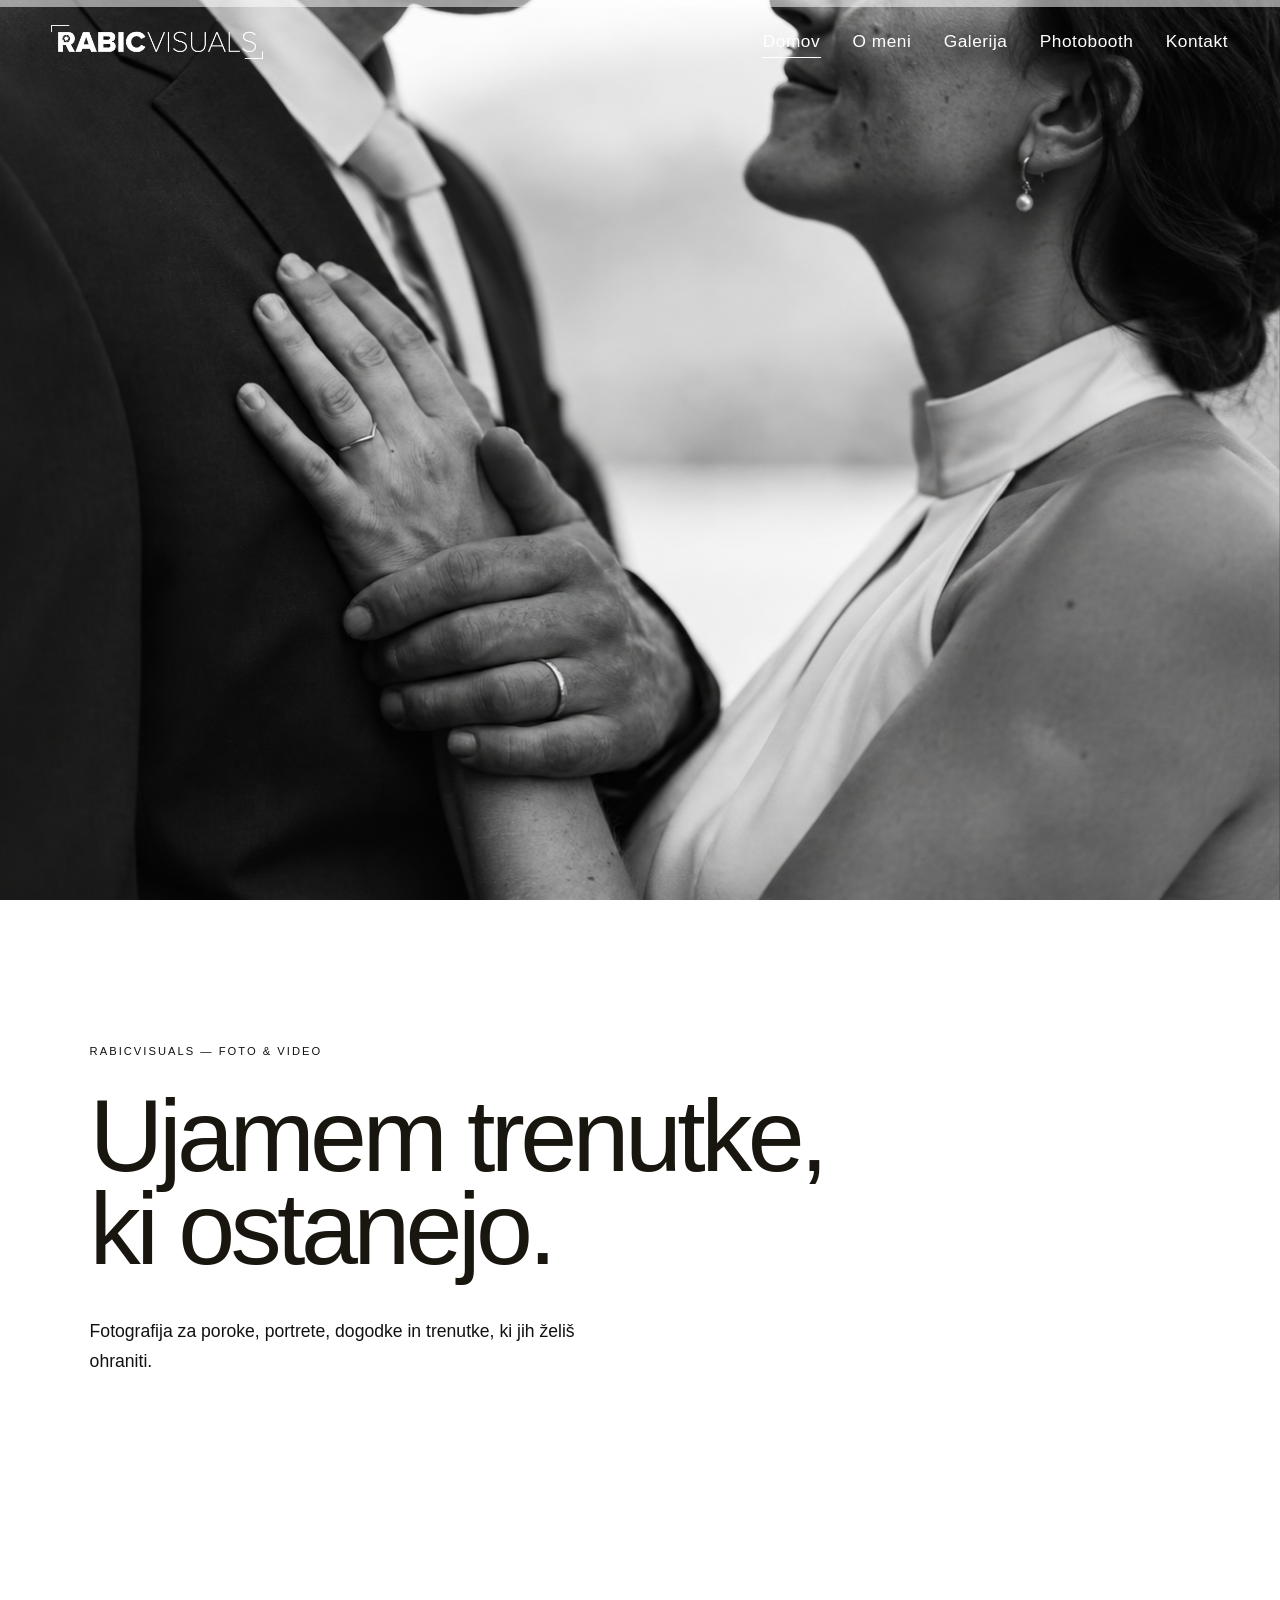
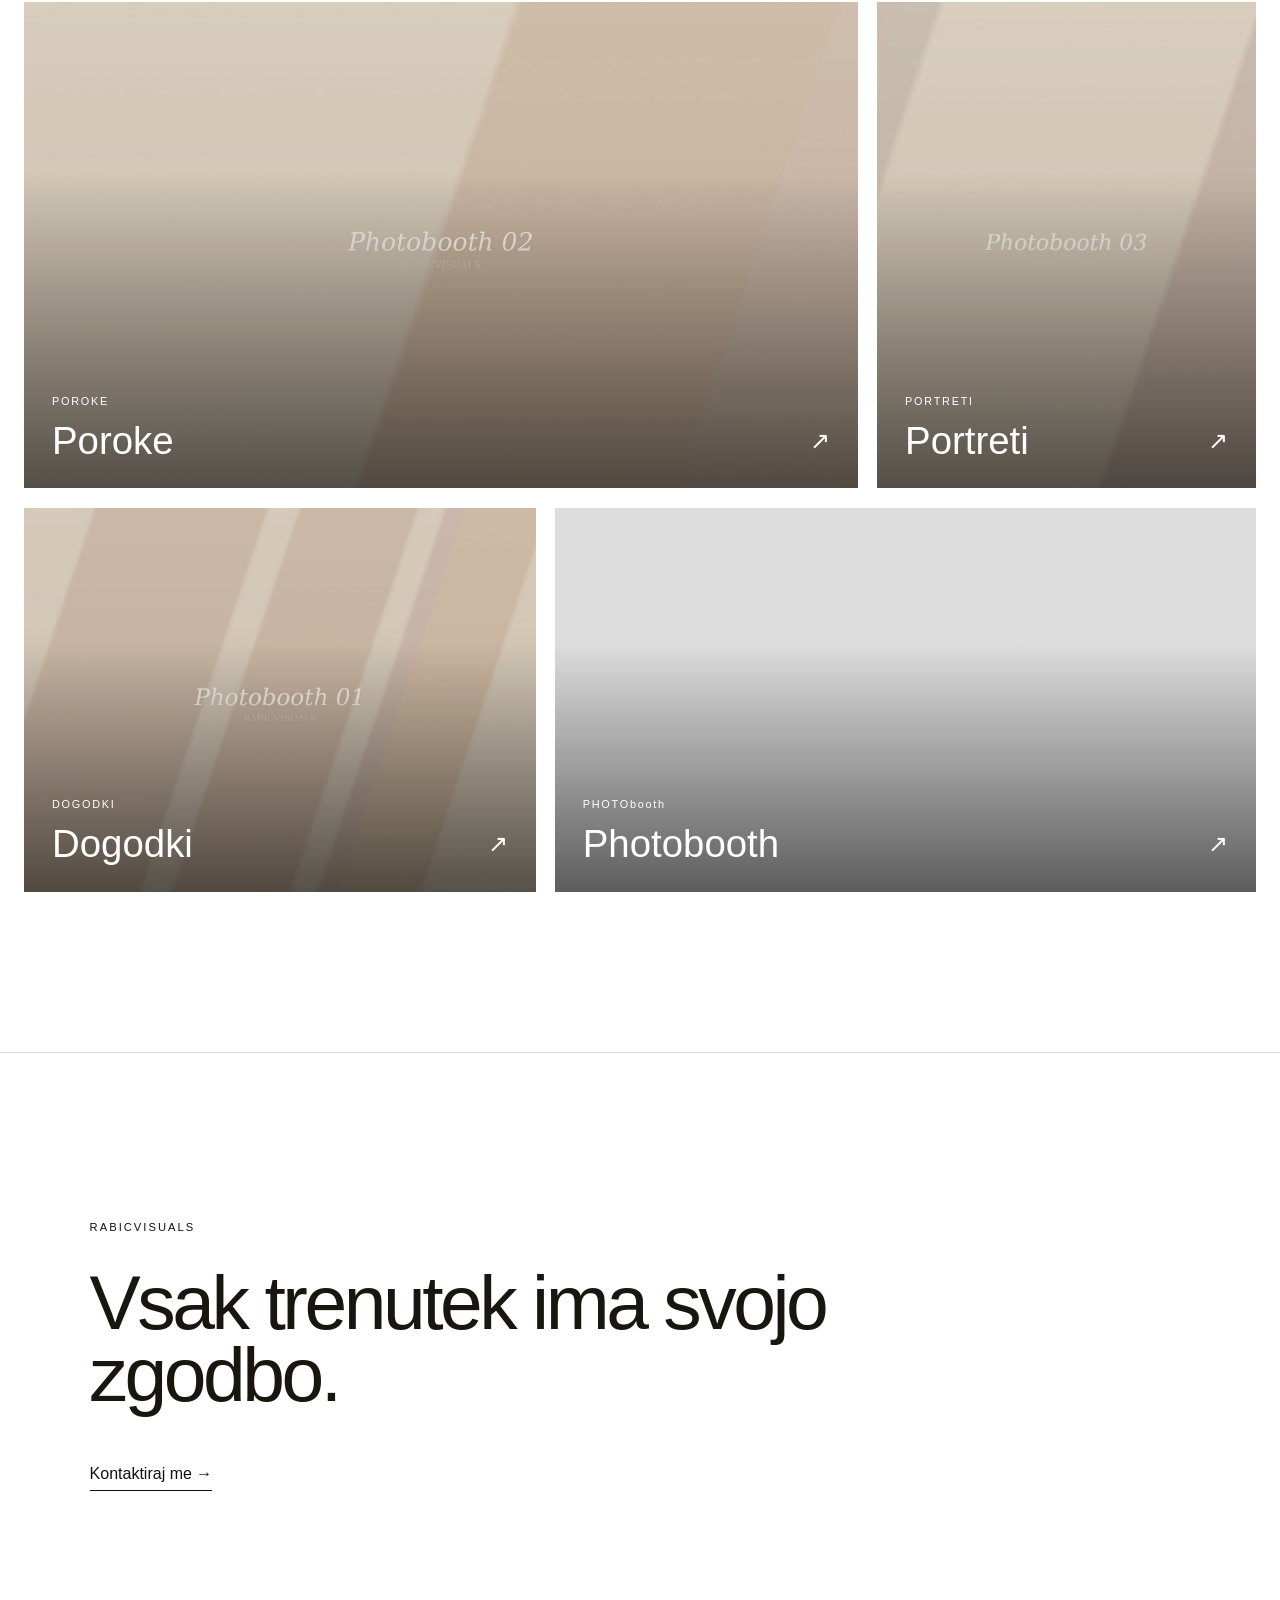
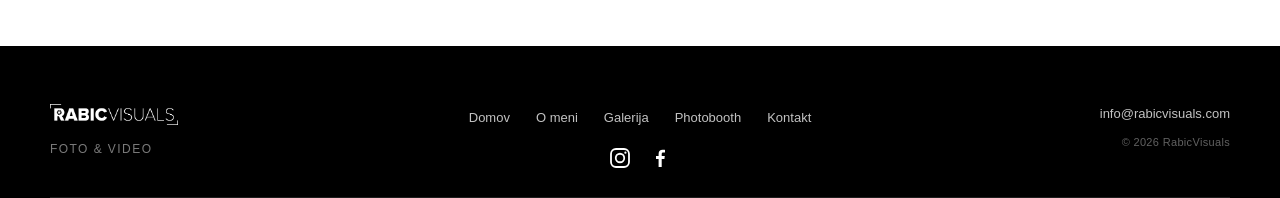
<file: index.html>
<!DOCTYPE html>
<html lang="sl">
<head>
  <meta charset="UTF-8">
  <meta name="viewport" content="width=device-width, initial-scale=1.0">
  <title>RabicVisuals - Foto&Video</title>
  <meta name="description" content="RabicVisuals je fotograf iz Slovenije, specializiran za poročno, portretno in event fotografijo ter photobooth najem. Pristne fotografije, ki ostanejo.">
  <link rel="canonical" href="https://www.rabicvisuals.com/index.html">

  <!-- Open Graph -->
  <meta property="og:type" content="website">
  <meta property="og:site_name" content="RabicVisuals">
  <meta property="og:title" content="RabicVisuals — Poročni in portretni fotograf, Slovenija">
  <meta property="og:description" content="RabicVisuals je fotograf iz Slovenije, specializiran za poročno, portretno in event fotografijo ter photobooth najem. Pristne fotografije, ki ostanejo.">
  <meta property="og:image" content="https://www.rabicvisuals.com/images/hero/hero-slide-01.png">
  <meta property="og:url" content="https://www.rabicvisuals.com/index.html">
  <meta property="og:locale" content="sl_SI">

  <!-- Twitter -->
  <meta name="twitter:card" content="summary_large_image">
  <meta name="twitter:title" content="RabicVisuals — Poročni in portretni fotograf, Slovenija">
  <meta name="twitter:description" content="RabicVisuals je fotograf iz Slovenije, specializiran za poročno, portretno in event fotografijo ter photobooth najem. Pristne fotografije, ki ostanejo.">
  <meta name="twitter:image" content="https://www.rabicvisuals.com/images/hero/hero-slide-01.png">

  <!-- Fonts -->
  <link rel="preconnect" href="https://fonts.googleapis.com">
  <link rel="preconnect" href="https://fonts.gstatic.com" crossorigin>
  <link href="https://fonts.googleapis.com/css2?family=Fraunces:ital,opsz,wght@0,9..144,400;0,9..144,500;1,9..144,400;1,9..144,500&family=Inter:wght@400;500;600&display=swap" rel="stylesheet">

  <link rel="stylesheet" href="css/style.css">

  <link rel="icon" type="image/png" sizes="32x32" href="favicon.png?v=7">
  <link rel="shortcut icon" href="favicon.ico?v=7">
  <link rel="apple-touch-icon" sizes="180x180" href="favicon-180.png?v=7">
</head>
<body class="home-page"><header class="site-header on-dark" id="site-header">
    <div class="container">
      <a href="index.html" class="brand"><img src="images/logo/rabicvisuals-logo-black.png" class="brand-logo" alt="RabicVisuals" width="1600" height="257"></a>
      <button class="nav-toggle" id="nav-toggle" aria-label="Odpri meni" aria-expanded="false" aria-controls="main-nav">
        <span></span><span></span><span></span>
      </button>
      <nav class="main-nav" id="main-nav" aria-label="Glavna navigacija">
<ul>
          <li><a href="index.html" aria-current="page">Domov</a></li>
          <li><a href="o-meni.html">O meni</a></li>
          <li><a href="galerija.html">Galerija</a></li>
          <li><a href="photobooth.html">Photobooth</a></li>
          <li><a href="kontakt.html">Kontakt</a></li>
        </ul>
      </nav>
    </div>
  </header><main class="rv-home">



<section class="rv-hero-carousel" aria-label="RabicVisuals galerija">
  <div class="rv-carousel-progress" aria-hidden="true"><span></span></div>
  <div class="rv-carousel-track">
    <div class="rv-carousel-slide is-active" style="background-image:url('images/hero/hero-slide-01.png')" data-header="dark"></div>
    <div class="rv-carousel-slide" style="background-image:url('images/hero/hero-slide-02.jpg')" data-header="dark"></div>
    <div class="rv-carousel-slide" style="background-image:url('images/hero/hero-slide-03.jpg')" data-header="light"></div>
    <div class="rv-carousel-slide" style="background-image:url('images/hero/hero-slide-04.jpg')" data-header="dark"></div>
    <div class="rv-carousel-slide" style="background-image:url('images/hero/hero-slide-05.jpg')" data-header="light"></div>
    <div class="rv-carousel-slide" style="background-image:url('images/hero/hero-slide-06.jpg')" data-header="light"></div>
  </div>
  <button class="rv-carousel-arrow rv-carousel-prev" type="button" aria-label="Prejšnja fotografija"><span aria-hidden="true">←</span></button>
  <button class="rv-carousel-arrow rv-carousel-next" type="button" aria-label="Naslednja fotografija"><span aria-hidden="true">→</span></button>
  <div class="rv-carousel-dots" role="tablist" aria-label="Izbira fotografije">
    <button class="rv-carousel-dot is-active" type="button" aria-label="Fotografija 1" aria-selected="true"></button>
    <button class="rv-carousel-dot" type="button" aria-label="Fotografija 2" aria-selected="false"></button>
    <button class="rv-carousel-dot" type="button" aria-label="Fotografija 3" aria-selected="false"></button>
    <button class="rv-carousel-dot" type="button" aria-label="Fotografija 4" aria-selected="false"></button>
    <button class="rv-carousel-dot" type="button" aria-label="Fotografija 5" aria-selected="false"></button>
    <button class="rv-carousel-dot" type="button" aria-label="Fotografija 6" aria-selected="false"></button>
  </div>
</section>


<section class="rv-intro"><small>RABICVISUALS — FOTO &amp; VIDEO</small><h1>Ujamem trenutke,<br><em>ki ostanejo.</em></h1><p>Fotografija za poroke, portrete, dogodke in trenutke, ki jih želiš ohraniti.</p></section><section class="rv-tile-grid"><a class="rv-tile rv-tile-1" href="galerija.html"><span class="rv-tile-image" style="background-image:url('images/photobooth/photobooth-02.jpg')"></span><span class="rv-tile-overlay"></span><span class="rv-tile-copy"><small>POROKE</small><strong>Poroke</strong><i>↗</i></span></a><a class="rv-tile rv-tile-2" href="galerija.html"><span class="rv-tile-image" style="background-image:url('images/photobooth/photobooth-03.jpg')"></span><span class="rv-tile-overlay"></span><span class="rv-tile-copy"><small>PORTRETI</small><strong>Portreti</strong><i>↗</i></span></a><a class="rv-tile rv-tile-3" href="galerija.html"><span class="rv-tile-image" style="background-image:url('images/photobooth/photobooth-01.jpg')"></span><span class="rv-tile-overlay"></span><span class="rv-tile-copy"><small>DOGODKI</small><strong>Dogodki</strong><i>↗</i></span></a><a class="rv-tile rv-tile-4" href="photobooth.html" aria-label="Photobooth">
        <span class="rv-tile-image rv-tile-image-empty"></span><span class="rv-tile-overlay"></span><span class="rv-tile-copy"><small>PHOTObooth</small><strong>Photobooth</strong><i>↗</i></span></a></section><section class="rv-closing"><small>RABICVISUALS</small><h2>Vsak trenutek ima svojo zgodbo.</h2><a href="kontakt.html">Kontaktiraj me →</a></section></main>
<script src="js/script.js"></script>




<footer class="rv-footer">
  <div class="rv-footer-inner">
    <div class="rv-footer-brand">
      <a href="index.html" class="rv-footer-logo-link rv-footer-logo-white" aria-label="RabicVisuals">
        <img src="images/logo/rabicvisuals-logo-black.png" class="rv-footer-logo" alt="RabicVisuals" width="1600" height="257">
      </a>
      <p>Foto &amp; Video</p>
    </div>

    <nav class="rv-footer-nav" aria-label="Noga">
      <a href="index.html">Domov</a>
      <a href="o-meni.html">O meni</a>
      <a href="galerija.html">Galerija</a>
      <a href="photobooth.html">Photobooth</a>
      <a href="kontakt.html">Kontakt</a>
    </nav>
<div class="footer-social-icons" aria-label="Družbena omrežja">
  <a href="https://instagram.com/rabicvisuals" target="_blank" rel="noopener noreferrer" aria-label="Instagram">
    <svg viewBox="0 0 24 24" aria-hidden="true">
      <rect x="3" y="3" width="18" height="18" rx="5"></rect>
      <circle cx="12" cy="12" r="4.25"></circle>
      <circle class="social-dot" cx="17.4" cy="6.7" r="1.1"></circle>
    </svg>
  </a>
  <a href="https://facebook.com/rabicd" target="_blank" rel="noopener noreferrer" aria-label="Facebook">
    <svg viewBox="0 0 24 24" aria-hidden="true">
      <path d="M13.7 21v-8h2.7l.4-3h-3.1V8.1c0-.9.3-1.5 1.6-1.5H17V3.9c-.3 0-1.3-.1-2.4-.1-2.4 0-4 1.4-4 4.1V10H8v3h2.6v8h3.1z"></path>
    </svg>
  </a>
</div>



    <div class="rv-footer-contact">
      <a href="mailto:info@rabicvisuals.com">info@rabicvisuals.com</a>
      <span>© 2026 RabicVisuals</span>
    </div>
  </div>
</footer>

<script>
document.addEventListener("DOMContentLoaded", () => {
  const hero = document.querySelector(".rv-hero-carousel");
  if (!hero) return;

  const header = document.querySelector(".site-header");
  const slides = Array.from(hero.querySelectorAll(".rv-carousel-slide"));
  const dots = Array.from(hero.querySelectorAll(".rv-carousel-dot"));
  const prev = hero.querySelector(".rv-carousel-prev");
  const next = hero.querySelector(".rv-carousel-next");
  const progress = hero.querySelector(".rv-carousel-progress span");

  if (!slides.length) return;

  const SLIDE_DURATION = 4000;
  let current = Math.max(0, slides.findIndex(slide => slide.classList.contains("is-active")));
  let timerId = null;
  let startedAt = 0;
  let remaining = SLIDE_DURATION;
  let paused = false;

  function restartProgress(duration = SLIDE_DURATION) {
    if (!progress) return;
    const fraction = Math.max(0, Math.min(1, 1 - (duration / SLIDE_DURATION)));
    progress.style.animation = "none";
    progress.style.width = `${fraction * 100}%`;
    void progress.offsetWidth;
    progress.style.animation = `rvProgressFour ${duration}ms linear forwards`;
    progress.style.animationPlayState = paused ? "paused" : "running";
  }

  function show(index) {
    current = (index + slides.length) % slides.length;

    slides.forEach((slide, i) => {
      slide.classList.toggle("is-active", i === current);
    });

    dots.forEach((dot, i) => {
      const active = i === current;
      dot.classList.toggle("is-active", active);
      dot.setAttribute("aria-selected", active ? "true" : "false");
    });

    remaining = SLIDE_DURATION;
    startedAt = performance.now();
    restartProgress(SLIDE_DURATION);
  }

  function schedule(duration = remaining) {
    clearTimeout(timerId);
    if (paused) return;

    remaining = duration;
    startedAt = performance.now();

    timerId = setTimeout(() => {
      show(current + 1);
      schedule(SLIDE_DURATION);
    }, remaining);
  }

  function pauseCarousel() {
    if (paused) return;
    paused = true;

    const elapsed = performance.now() - startedAt;
    remaining = Math.max(0, remaining - elapsed);
    clearTimeout(timerId);

    if (progress) {
      progress.style.animationPlayState = "paused";
    }

    slides.forEach(slide => {
      if (slide.classList.contains("is-active")) {
        slide.style.animationPlayState = "paused";
      }
    });
  }

  function resumeCarousel() {
    if (!paused) return;
    paused = false;

    if (progress) {
      progress.style.animationPlayState = "running";
    }

    slides.forEach(slide => {
      if (slide.classList.contains("is-active")) {
        slide.style.animationPlayState = "running";
      }
    });

    schedule(remaining);
  }

  function manualShow(index) {
    paused = false;
    show(index);
    schedule(SLIDE_DURATION);
  }

  prev?.addEventListener("click", () => manualShow(current - 1));
  next?.addEventListener("click", () => manualShow(current + 1));
  dots.forEach((dot, i) => dot.addEventListener("click", () => manualShow(i)));

  /* Pause only while the pointer is over the photo area.
     Moving onto the header resumes immediately, even though the header overlays the hero. */
  hero.addEventListener("mousemove", (event) => {
    const overHeader = header && event.target.closest(".site-header");
    if (overHeader) {
      resumeCarousel();
    } else {
      pauseCarousel();
    }
  });

  hero.addEventListener("mouseleave", () => {
    resumeCarousel();
  });

  if (header) {
    header.addEventListener("mouseenter", () => {
      resumeCarousel();
    });
  }

  /* Keep swipe support on touch devices. */
  let startX = 0;
  let startY = 0;

  hero.addEventListener("touchstart", (event) => {
    if (!event.touches?.length) return;
    startX = event.touches[0].clientX;
    startY = event.touches[0].clientY;
  }, { passive: true });

  hero.addEventListener("touchend", (event) => {
    if (!event.changedTouches?.length) return;
    const dx = event.changedTouches[0].clientX - startX;
    const dy = event.changedTouches[0].clientY - startY;

    if (Math.abs(dx) > 45 && Math.abs(dx) > Math.abs(dy) * 1.25) {
      manualShow(current + (dx < 0 ? 1 : -1));
    }
  }, { passive: true });

  show(current);
  schedule(SLIDE_DURATION);
});
</script>

</body>
</html>
</file>
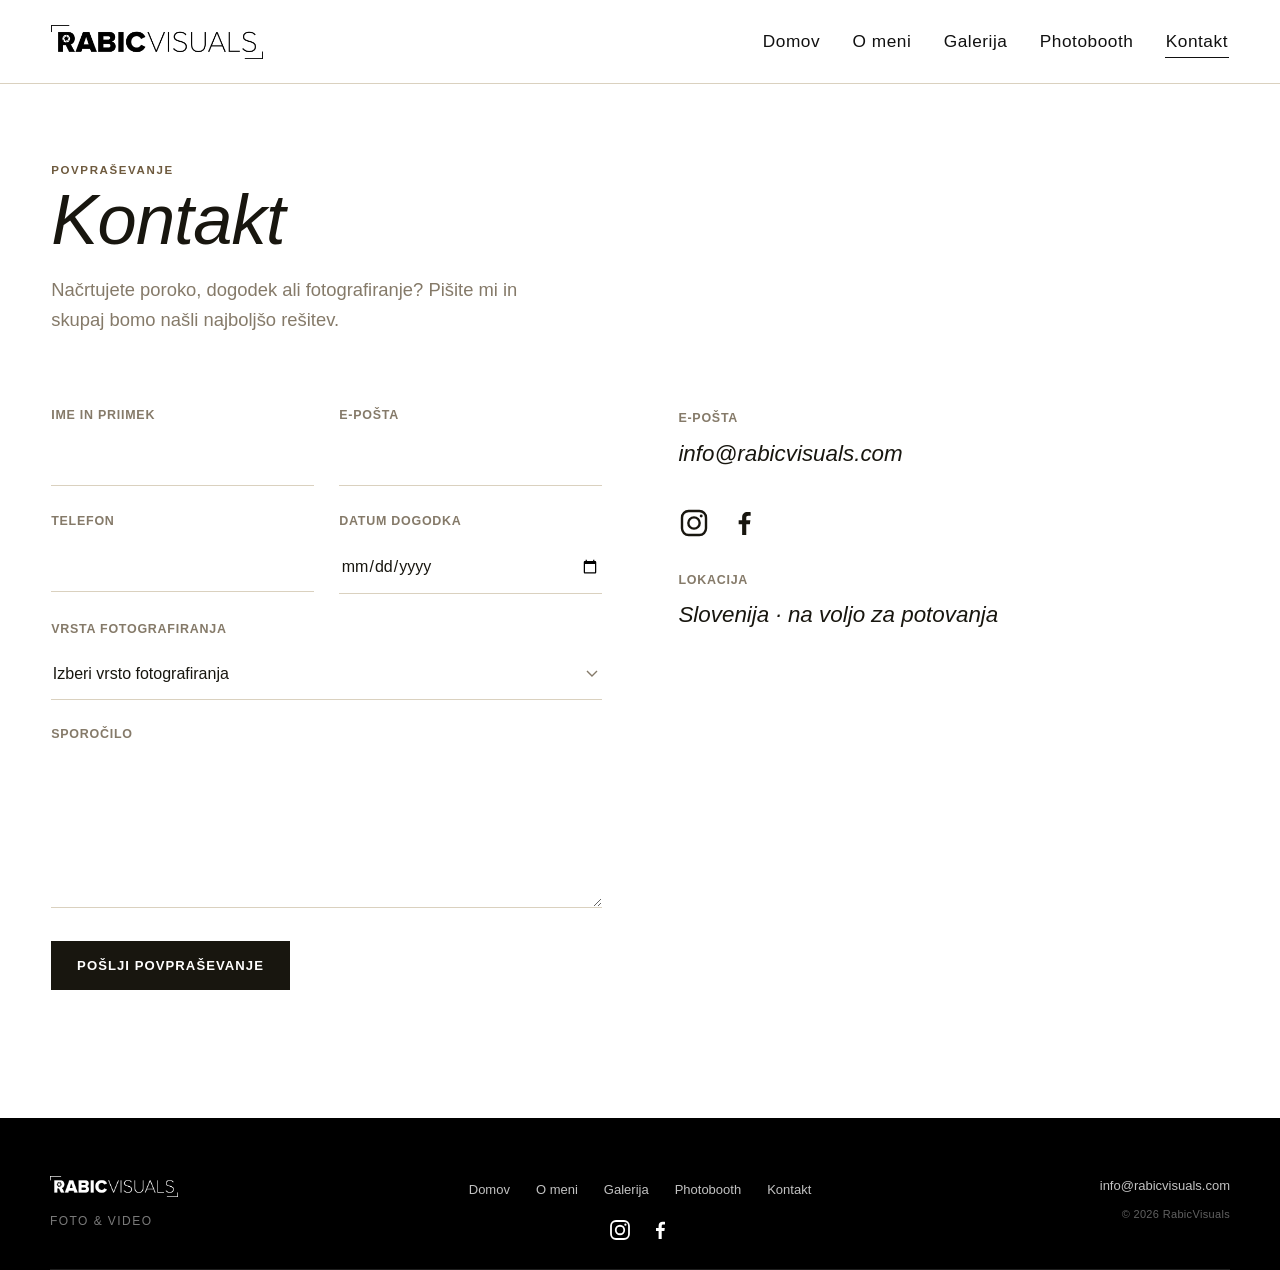
<file: kontakt.html>
<!DOCTYPE html>
<html lang="sl">
<head>
  <meta charset="UTF-8">
  <meta name="viewport" content="width=device-width, initial-scale=1.0">
  <title>Kontakt - RabicVisuals</title>
  <meta name="description" content="Kontaktirajte RabicVisuals za poročno, portretno ali event fotografijo, ali za najem photobootha. Odgovorim na vsako povpraševanje.">
  <link rel="canonical" href="https://www.rabicvisuals.com/kontakt.html">

  <!-- Open Graph -->
  <meta property="og:type" content="website">
  <meta property="og:site_name" content="RabicVisuals">
  <meta property="og:title" content="Kontakt — RabicVisuals">
  <meta property="og:description" content="Kontaktirajte RabicVisuals za poročno, portretno ali event fotografijo, ali za najem photobootha. Odgovorim na vsako povpraševanje.">
  <meta property="og:image" content="https://www.rabicvisuals.com/images/hero/hero-home.jpg">
  <meta property="og:url" content="https://www.rabicvisuals.com/kontakt.html">
  <meta property="og:locale" content="sl_SI">

  <!-- Twitter -->
  <meta name="twitter:card" content="summary_large_image">
  <meta name="twitter:title" content="Kontakt — RabicVisuals">
  <meta name="twitter:description" content="Kontaktirajte RabicVisuals za poročno, portretno ali event fotografijo, ali za najem photobootha. Odgovorim na vsako povpraševanje.">
  <meta name="twitter:image" content="https://www.rabicvisuals.com/images/hero/hero-home.jpg">

  <!-- Fonts -->
  <link rel="preconnect" href="https://fonts.googleapis.com">
  <link rel="preconnect" href="https://fonts.gstatic.com" crossorigin>
  <link href="https://fonts.googleapis.com/css2?family=Fraunces:ital,opsz,wght@0,9..144,400;0,9..144,500;1,9..144,400;1,9..144,500&family=Inter:wght@400;500;600&display=swap" rel="stylesheet">

  <link rel="stylesheet" href="css/style.css">

  <link rel="icon" type="image/png" sizes="32x32" href="favicon.png?v=7">
  <link rel="shortcut icon" href="favicon.ico?v=7">
  <link rel="apple-touch-icon" sizes="180x180" href="favicon-180.png?v=7">
</head>
<body>
  <a class="skip-link" href="#main">Preskoči na vsebino</a>
  <header class="site-header" id="site-header">
    <div class="container">
      <a href="index.html" class="brand"><img src="images/logo/rabicvisuals-logo-black.png" class="brand-logo" alt="RabicVisuals" width="1600" height="257"></a>
      <button class="nav-toggle" id="nav-toggle" aria-label="Odpri meni" aria-expanded="false" aria-controls="main-nav">
        <span></span><span></span><span></span>
      </button>
      <nav class="main-nav" id="main-nav" aria-label="Glavna navigacija">
<ul>
          <li><a href="index.html">Domov</a></li>
          <li><a href="o-meni.html">O meni</a></li>
          <li><a href="galerija.html">Galerija</a></li>
          <li><a href="photobooth.html">Photobooth</a></li>
          <li><a href="kontakt.html" aria-current="page">Kontakt</a></li>
        </ul>
      </nav>
    </div>
  </header>

  <main id="main">
    <section class="section contact-hero">
      <div class="container">
        <span class="eyebrow reveal">Povpraševanje</span>
        <h1 class="reveal">Kontakt</h1>
        <p class="reveal">Načrtujete poroko, dogodek ali fotografiranje? Pišite mi in skupaj bomo našli najboljšo rešitev.</p>
      </div>
    </section>

    <section class="section" style="padding-top:clamp(1.5rem,4vw,2.5rem);">
      <div class="container contact-grid">
<form class="contact-form reveal" action="https://formspree.io/f/mgawnqnp" method="POST" id="contact-form">
          <input type="hidden" name="_subject" value="Novo povpraševanje - RabicVisuals">
          <div class="field-row">
            <div class="field">
              <label for="fullname">Ime in priimek</label>
              <input type="text" id="fullname" name="fullname" autocomplete="name" required>
            </div>
            <div class="field">
              <label for="email">E-pošta</label>
              <input type="email" id="email" autocomplete="email" required name="email">
            </div>
          </div>

          <div class="field-row">
            <div class="field">
              <label for="phone">Telefon</label>
              <input type="tel" id="phone" name="phone" autocomplete="tel">
            </div>
            <div class="field">
              <label for="event-date">Datum dogodka</label>
              <input type="date" id="event-date" name="event-date">
            </div>
          </div>

          <div class="field">
            <label for="shoot-type">Vrsta fotografiranja</label>
            <select id="shoot-type" name="shoot-type" required>
              <option value="" disabled selected>Izberi vrsto fotografiranja</option>
              <option value="Poročno">Poročno</option>
              <option value="Portretno">Portretno</option>
              <option value="Družinsko">Družinsko</option>
              <option value="Nosečniško">Nosečniško</option>
              <option value="Dogodek">Dogodek</option>
              <option value="Fotoškatla">Fotoškatla</option>
              <option value="Drugo">Drugo</option>
            </select>
          </div>

          <div class="field">
            <label for="message">Sporočilo</label>
            <textarea id="message" name="message" rows="5" required></textarea>
          </div>

          <button type="submit" class="btn btn-primary">Pošlji povpraševanje</button>
          
          <p class="form-status" aria-live="polite"></p>
        </form>

        <div class="contact-info reveal">
          <div class="info-block">
            <h3>E-pošta</h3>
            <a href="mailto:info@rabicvisuals.com">info@rabicvisuals.com</a>
          </div>
          <div class="info-block">
            
<div class="contact-social-icons" aria-label="Družbena omrežja">
  <a href="https://instagram.com/rabicvisuals" target="_blank" rel="noopener noreferrer" aria-label="Instagram">
    <svg viewBox="0 0 24 24" aria-hidden="true">
      <rect x="3" y="3" width="18" height="18" rx="5"></rect>
      <circle cx="12" cy="12" r="4.25"></circle>
      <circle class="social-dot" cx="17.4" cy="6.7" r="1.1"></circle>
    </svg>
  </a>
  <a href="https://facebook.com/rabicd" target="_blank" rel="noopener noreferrer" aria-label="Facebook">
    <svg viewBox="0 0 24 24" aria-hidden="true">
      <path d="M13.7 21v-8h2.7l.4-3h-3.1V8.1c0-.9.3-1.5 1.6-1.5H17V3.9c-.3 0-1.3-.1-2.4-.1-2.4 0-4 1.4-4 4.1V10H8v3h2.6v8h3.1z"></path>
    </svg>
  </a>
</div>
          </div>
          <div class="info-block">
            <h3>Lokacija</h3>
            <p>Slovenija &middot; na voljo za potovanja</p>
          </div>
        </div>
      </div>
    </section>

  </main>

  

  <script src="js/script.js"></script>

<footer class="rv-footer">
  <div class="rv-footer-inner">
    <div class="rv-footer-brand">
      <a href="index.html" class="rv-footer-logo-link rv-footer-logo-white" aria-label="RabicVisuals">
        <img src="images/logo/rabicvisuals-logo-black.png" class="rv-footer-logo" alt="RabicVisuals" width="1600" height="257">
      </a>
      <p>Foto &amp; Video</p>
    </div>

    <nav class="rv-footer-nav" aria-label="Noga">
      <a href="index.html">Domov</a>
      <a href="o-meni.html">O meni</a>
      <a href="galerija.html">Galerija</a>
      <a href="photobooth.html">Photobooth</a>
      <a href="kontakt.html">Kontakt</a>
    </nav>
<div class="footer-social-icons" aria-label="Družbena omrežja">
  <a href="https://instagram.com/rabicvisuals" target="_blank" rel="noopener noreferrer" aria-label="Instagram">
    <svg viewBox="0 0 24 24" aria-hidden="true">
      <rect x="3" y="3" width="18" height="18" rx="5"></rect>
      <circle cx="12" cy="12" r="4.25"></circle>
      <circle class="social-dot" cx="17.4" cy="6.7" r="1.1"></circle>
    </svg>
  </a>
  <a href="https://facebook.com/rabicd" target="_blank" rel="noopener noreferrer" aria-label="Facebook">
    <svg viewBox="0 0 24 24" aria-hidden="true">
      <path d="M13.7 21v-8h2.7l.4-3h-3.1V8.1c0-.9.3-1.5 1.6-1.5H17V3.9c-.3 0-1.3-.1-2.4-.1-2.4 0-4 1.4-4 4.1V10H8v3h2.6v8h3.1z"></path>
    </svg>
  </a>
</div>



    <div class="rv-footer-contact">
      <a href="mailto:info@rabicvisuals.com">info@rabicvisuals.com</a>
      <span>© 2026 RabicVisuals</span>
    </div>
  </div>
</footer>


<script>
document.addEventListener('DOMContentLoaded', () => {
  const form = document.getElementById('contact-form');
  const status = document.getElementById('form-status');
  if (!form || !status) return;

  form.addEventListener('submit', async (event) => {
    event.preventDefault();

    const submitButton = form.querySelector('button[type="submit"], input[type="submit"]');
    const originalLabel = submitButton ? (submitButton.value || submitButton.textContent) : '';

    if (submitButton) {
      submitButton.disabled = true;
      if (submitButton.tagName === 'INPUT') {
        submitButton.value = 'Pošiljanje...';
      } else {
        submitButton.textContent = 'Pošiljanje...';
      }
    }

    status.textContent = '';
    status.classList.remove('is-success', 'is-error');

    try {
      const response = await fetch(form.action, {
        method: form.method,
        body: new FormData(form),
        headers: { 'Accept': 'application/json' }
      });

      if (response.ok) {
        status.textContent = 'Hvala! Vaše povpraševanje je bilo uspešno poslano.';
        status.classList.add('is-success');
        form.reset();
      } else {
        status.textContent = 'Pri pošiljanju je prišlo do napake. Poskusite ponovno.';
        status.classList.add('is-error');
      }
    } catch (error) {
      status.textContent = 'Pri pošiljanju je prišlo do napake. Poskusite ponovno.';
      status.classList.add('is-error');
    } finally {
      if (submitButton) {
        submitButton.disabled = false;
        if (submitButton.tagName === 'INPUT') {
          submitButton.value = originalLabel;
        } else {
          submitButton.textContent = originalLabel;
        }
      }
    }
  });
});
</script>

</body>
</html>
</file>
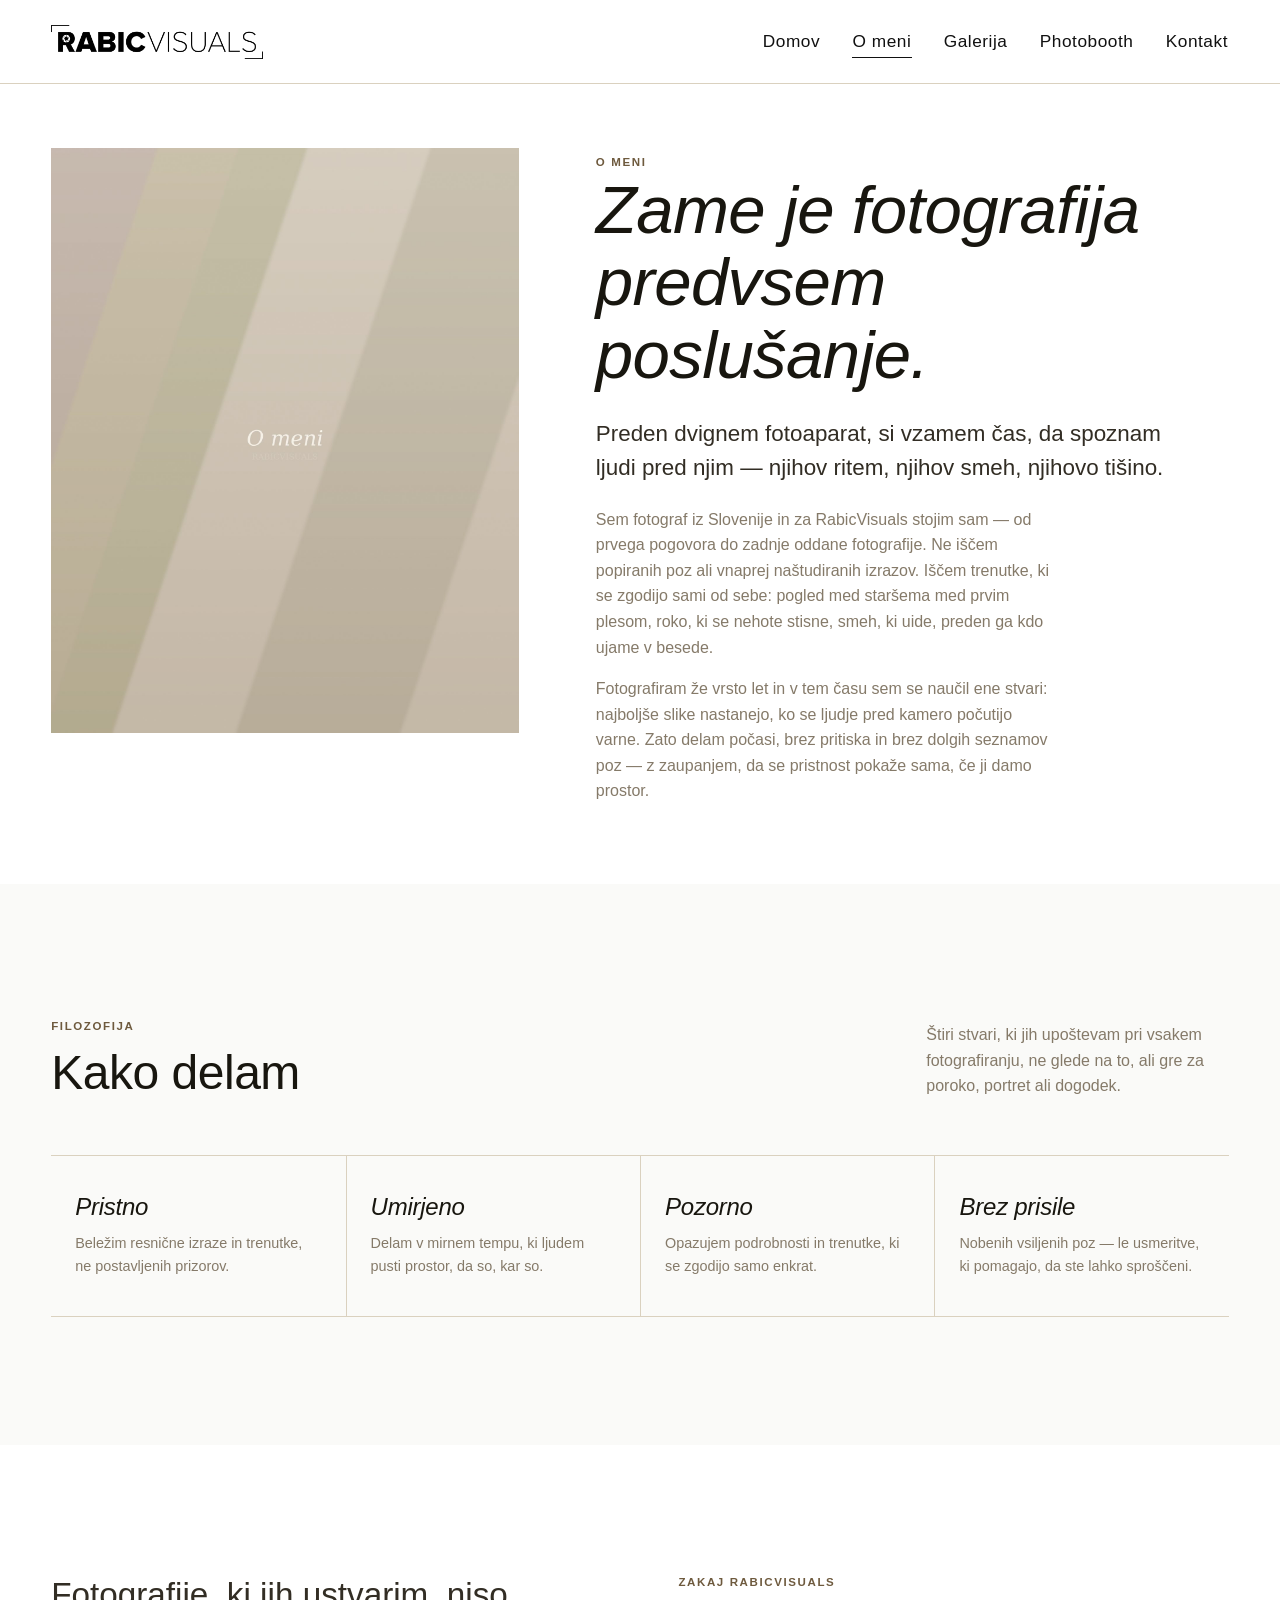
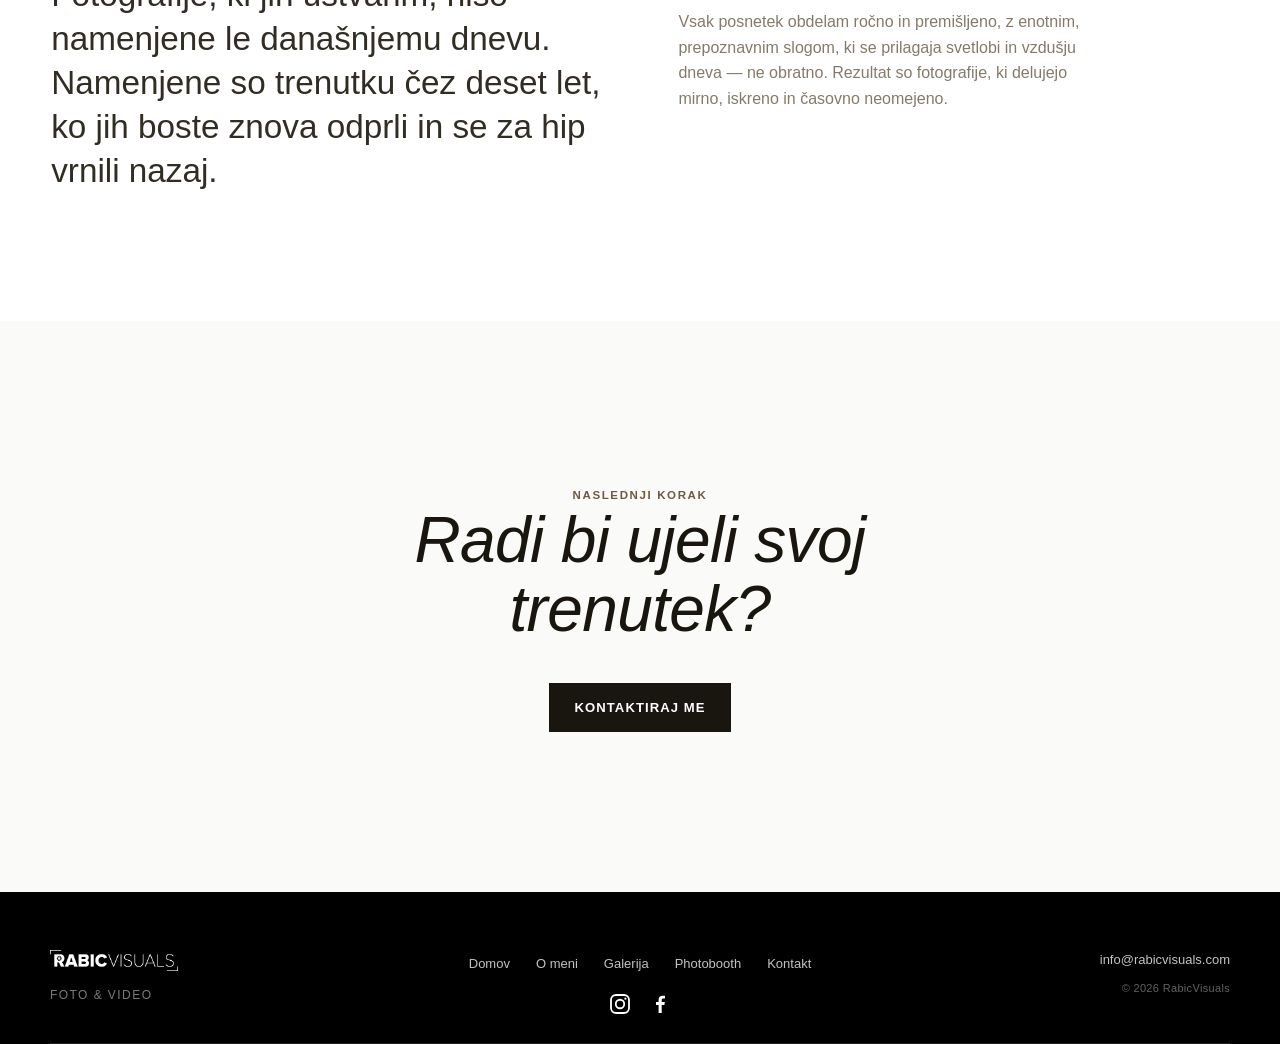
<file: o-meni.html>
<!DOCTYPE html>
<html lang="sl">
<head>
  <meta charset="UTF-8">
  <meta name="viewport" content="width=device-width, initial-scale=1.0">
  <title>O meni - RabicVisuals</title>
  <meta name="description" content="Spoznajte fotografa za RabicVisuals: pristop, ki temelji na pristnih trenutkih, mirnem tempu in fotografiji brez vsiljenih poz.">
  <link rel="canonical" href="https://www.rabicvisuals.com/o-meni.html">

  <!-- Open Graph -->
  <meta property="og:type" content="website">
  <meta property="og:site_name" content="RabicVisuals">
  <meta property="og:title" content="O meni — RabicVisuals">
  <meta property="og:description" content="Spoznajte fotografa za RabicVisuals: pristop, ki temelji na pristnih trenutkih, mirnem tempu in fotografiji brez vsiljenih poz.">
  <meta property="og:image" content="https://www.rabicvisuals.com/images/about/portrait-main.jpg">
  <meta property="og:url" content="https://www.rabicvisuals.com/o-meni.html">
  <meta property="og:locale" content="sl_SI">

  <!-- Twitter -->
  <meta name="twitter:card" content="summary_large_image">
  <meta name="twitter:title" content="O meni — RabicVisuals">
  <meta name="twitter:description" content="Spoznajte fotografa za RabicVisuals: pristop, ki temelji na pristnih trenutkih, mirnem tempu in fotografiji brez vsiljenih poz.">
  <meta name="twitter:image" content="https://www.rabicvisuals.com/images/about/portrait-main.jpg">

  <!-- Fonts -->
  <link rel="preconnect" href="https://fonts.googleapis.com">
  <link rel="preconnect" href="https://fonts.gstatic.com" crossorigin>
  <link href="https://fonts.googleapis.com/css2?family=Fraunces:ital,opsz,wght@0,9..144,400;0,9..144,500;1,9..144,400;1,9..144,500&family=Inter:wght@400;500;600&display=swap" rel="stylesheet">

  <link rel="stylesheet" href="css/style.css">

  <link rel="icon" type="image/png" sizes="32x32" href="favicon.png?v=7">
  <link rel="shortcut icon" href="favicon.ico?v=7">
  <link rel="apple-touch-icon" sizes="180x180" href="favicon-180.png?v=7">
</head>
<body>
  <a class="skip-link" href="#main">Preskoči na vsebino</a>
  <header class="site-header" id="site-header">
    <div class="container">
      <a href="index.html" class="brand"><img src="images/logo/rabicvisuals-logo-black.png" class="brand-logo" alt="RabicVisuals" width="1600" height="257"></a>
      <button class="nav-toggle" id="nav-toggle" aria-label="Odpri meni" aria-expanded="false" aria-controls="main-nav">
        <span></span><span></span><span></span>
      </button>
      <nav class="main-nav" id="main-nav" aria-label="Glavna navigacija">
<ul>
          <li><a href="index.html">Domov</a></li>
          <li><a href="o-meni.html" aria-current="page">O meni</a></li>
          <li><a href="galerija.html">Galerija</a></li>
          <li><a href="photobooth.html">Photobooth</a></li>
          <li><a href="kontakt.html">Kontakt</a></li>
        </ul>
      </nav>
    </div>
  </header>

  <main id="main">
    <section class="section about-hero">
      <div class="container about-grid">
        <div class="about-media reveal-img reveal">
          <img src="images/about/portrait-main.jpg" alt="Portret fotografa RabicVisuals s fotoaparatom" loading="eager" width="1600" height="2000">
        </div>
        <div class="about-copy reveal">
          <span class="eyebrow">O meni</span>
          <h1>Zame je fotografija predvsem poslušanje.</h1>
          <p class="lede">Preden dvignem fotoaparat, si vzamem čas, da spoznam ljudi pred njim — njihov ritem, njihov smeh, njihovo tišino.</p>
          <p class="body-text">Sem fotograf iz Slovenije in za RabicVisuals stojim sam — od prvega pogovora do zadnje oddane fotografije. Ne iščem popiranih poz ali vnaprej naštudiranih izrazov. Iščem trenutke, ki se zgodijo sami od sebe: pogled med staršema med prvim plesom, roko, ki se nehote stisne, smeh, ki uide, preden ga kdo ujame v besede.</p>
          <p class="body-text">Fotografiram že vrsto let in v tem času sem se naučil ene stvari: najboljše slike nastanejo, ko se ljudje pred kamero počutijo varne. Zato delam počasi, brez pritiska in brez dolgih seznamov poz — z zaupanjem, da se pristnost pokaže sama, če ji damo prostor.</p>
        </div>
      </div>
    </section>

    <section class="section section-raised">
      <div class="container">
        <div class="section-head reveal">
          <div>
            <span class="eyebrow">Filozofija</span>
            <h2>Kako delam</h2>
          </div>
          <p class="head-note">Štiri stvari, ki jih upoštevam pri vsakem fotografiranju, ne glede na to, ali gre za poroko, portret ali dogodek.</p>
        </div>

        <div class="values-row reveal">
          <div class="value-item">
            <h3>Pristno</h3>
            <p>Beležim resnične izraze in trenutke, ne postavljenih prizorov.</p>
          </div>
          <div class="value-item">
            <h3>Umirjeno</h3>
            <p>Delam v mirnem tempu, ki ljudem pusti prostor, da so, kar so.</p>
          </div>
          <div class="value-item">
            <h3>Pozorno</h3>
            <p>Opazujem podrobnosti in trenutke, ki se zgodijo samo enkrat.</p>
          </div>
          <div class="value-item">
            <h3>Brez prisile</h3>
            <p>Nobenih vsiljenih poz — le usmeritve, ki pomagajo, da ste lahko sproščeni.</p>
          </div>
        </div>
      </div>
    </section>

    <section class="section">
      <div class="container intro-split">
        <p class="lede reveal">Fotografije, ki jih ustvarim, niso namenjene le današnjemu dnevu. Namenjene so trenutku čez deset let, ko jih boste znova odprli in se za hip vrnili nazaj.</p>
        <div class="support reveal">
          <span class="eyebrow">Zakaj RabicVisuals</span>
          <p>Vsak posnetek obdelam ročno in premišljeno, z enotnim, prepoznavnim slogom, ki se prilagaja svetlobi in vzdušju dneva — ne obratno. Rezultat so fotografije, ki delujejo mirno, iskreno in časovno neomejeno.</p>
        </div>
      </div>
    </section>

    <section class="section closing-cta section-raised">
      <div class="container">
        <span class="eyebrow reveal">Naslednji korak</span>
        <h2 class="reveal">Radi bi ujeli svoj trenutek?</h2>
        <a href="kontakt.html" class="btn btn-primary reveal">Kontaktiraj me</a>
      </div>
    </section>

  </main>

  

  <script src="js/script.js"></script>

<footer class="rv-footer">
  <div class="rv-footer-inner">
    <div class="rv-footer-brand">
      <a href="index.html" class="rv-footer-logo-link rv-footer-logo-white" aria-label="RabicVisuals">
        <img src="images/logo/rabicvisuals-logo-black.png" class="rv-footer-logo" alt="RabicVisuals" width="1600" height="257">
      </a>
      <p>Foto &amp; Video</p>
    </div>

    <nav class="rv-footer-nav" aria-label="Noga">
      <a href="index.html">Domov</a>
      <a href="o-meni.html">O meni</a>
      <a href="galerija.html">Galerija</a>
      <a href="photobooth.html">Photobooth</a>
      <a href="kontakt.html">Kontakt</a>
    </nav>
<div class="footer-social-icons" aria-label="Družbena omrežja">
  <a href="https://instagram.com/rabicvisuals" target="_blank" rel="noopener noreferrer" aria-label="Instagram">
    <svg viewBox="0 0 24 24" aria-hidden="true">
      <rect x="3" y="3" width="18" height="18" rx="5"></rect>
      <circle cx="12" cy="12" r="4.25"></circle>
      <circle class="social-dot" cx="17.4" cy="6.7" r="1.1"></circle>
    </svg>
  </a>
  <a href="https://facebook.com/rabicd" target="_blank" rel="noopener noreferrer" aria-label="Facebook">
    <svg viewBox="0 0 24 24" aria-hidden="true">
      <path d="M13.7 21v-8h2.7l.4-3h-3.1V8.1c0-.9.3-1.5 1.6-1.5H17V3.9c-.3 0-1.3-.1-2.4-.1-2.4 0-4 1.4-4 4.1V10H8v3h2.6v8h3.1z"></path>
    </svg>
  </a>
</div>



    <div class="rv-footer-contact">
      <a href="mailto:info@rabicvisuals.com">info@rabicvisuals.com</a>
      <span>© 2026 RabicVisuals</span>
    </div>
  </div>
</footer>

</body>
</html>
</file>
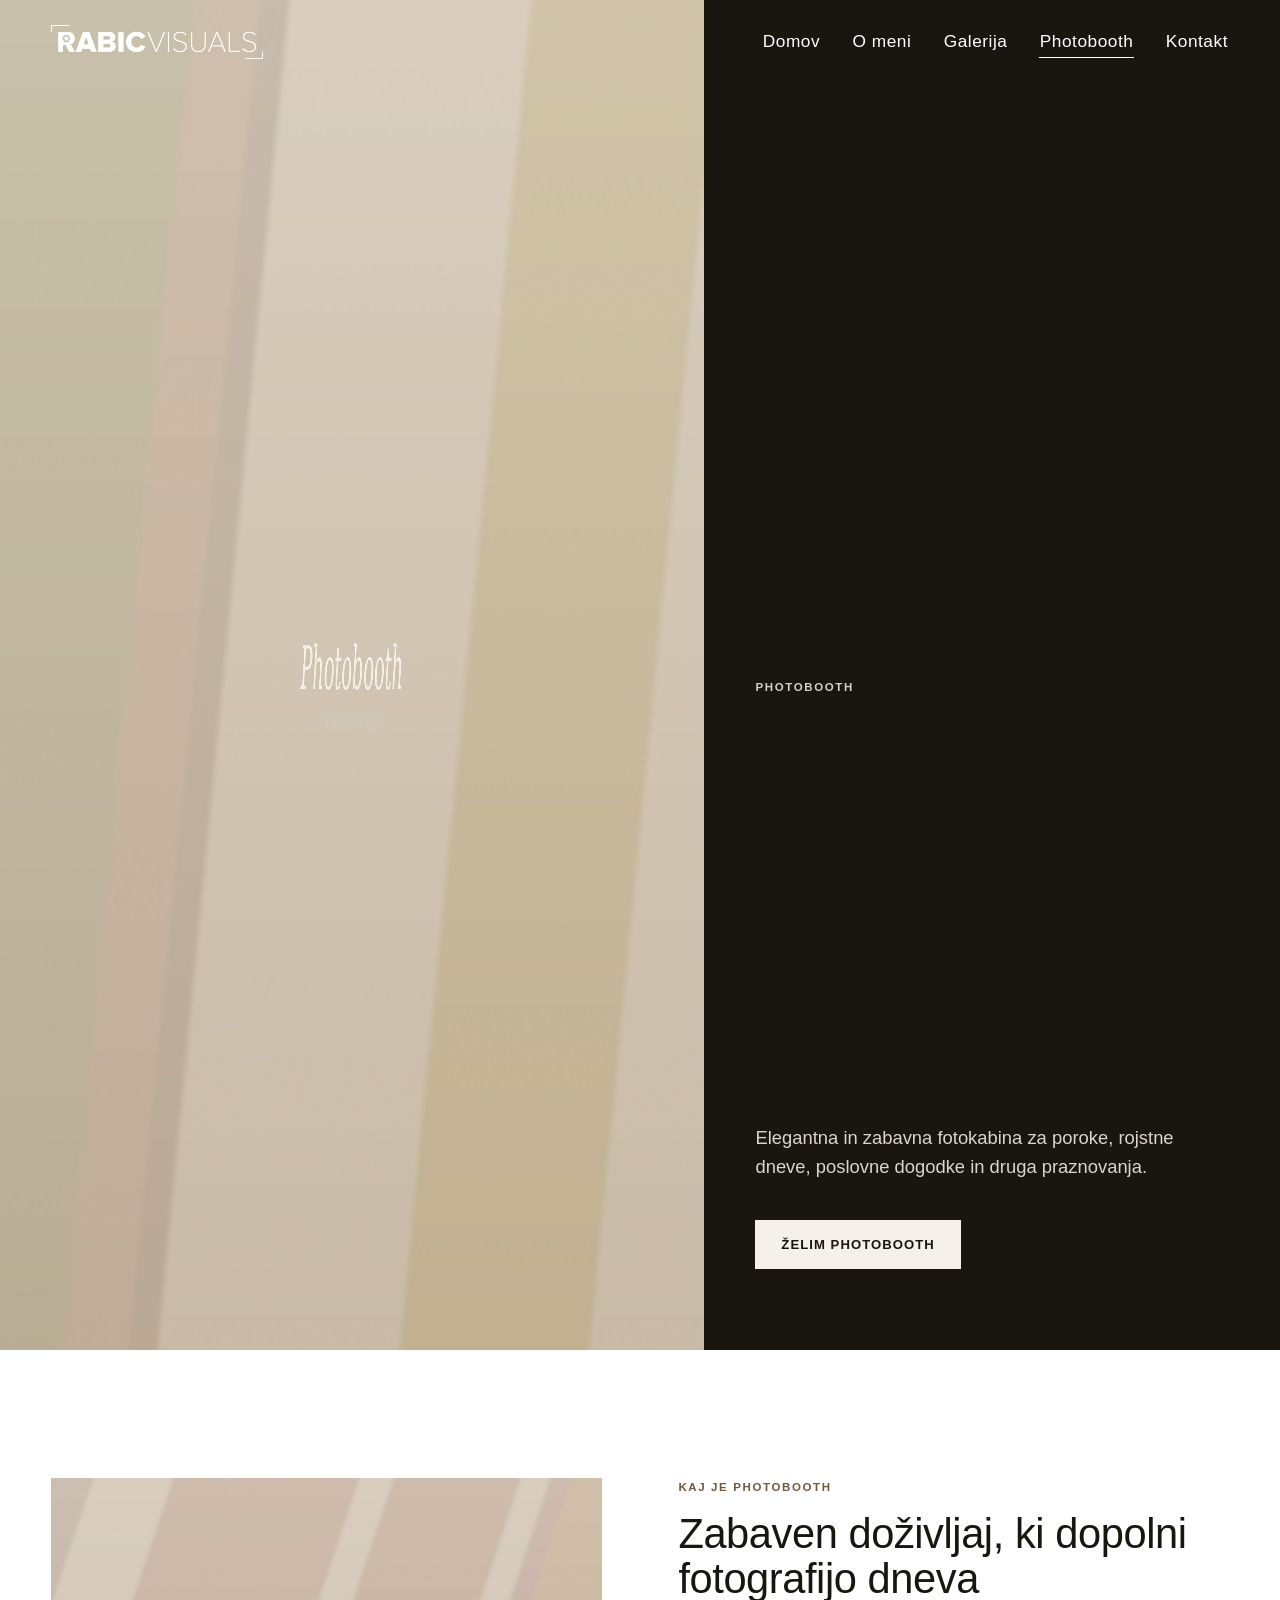
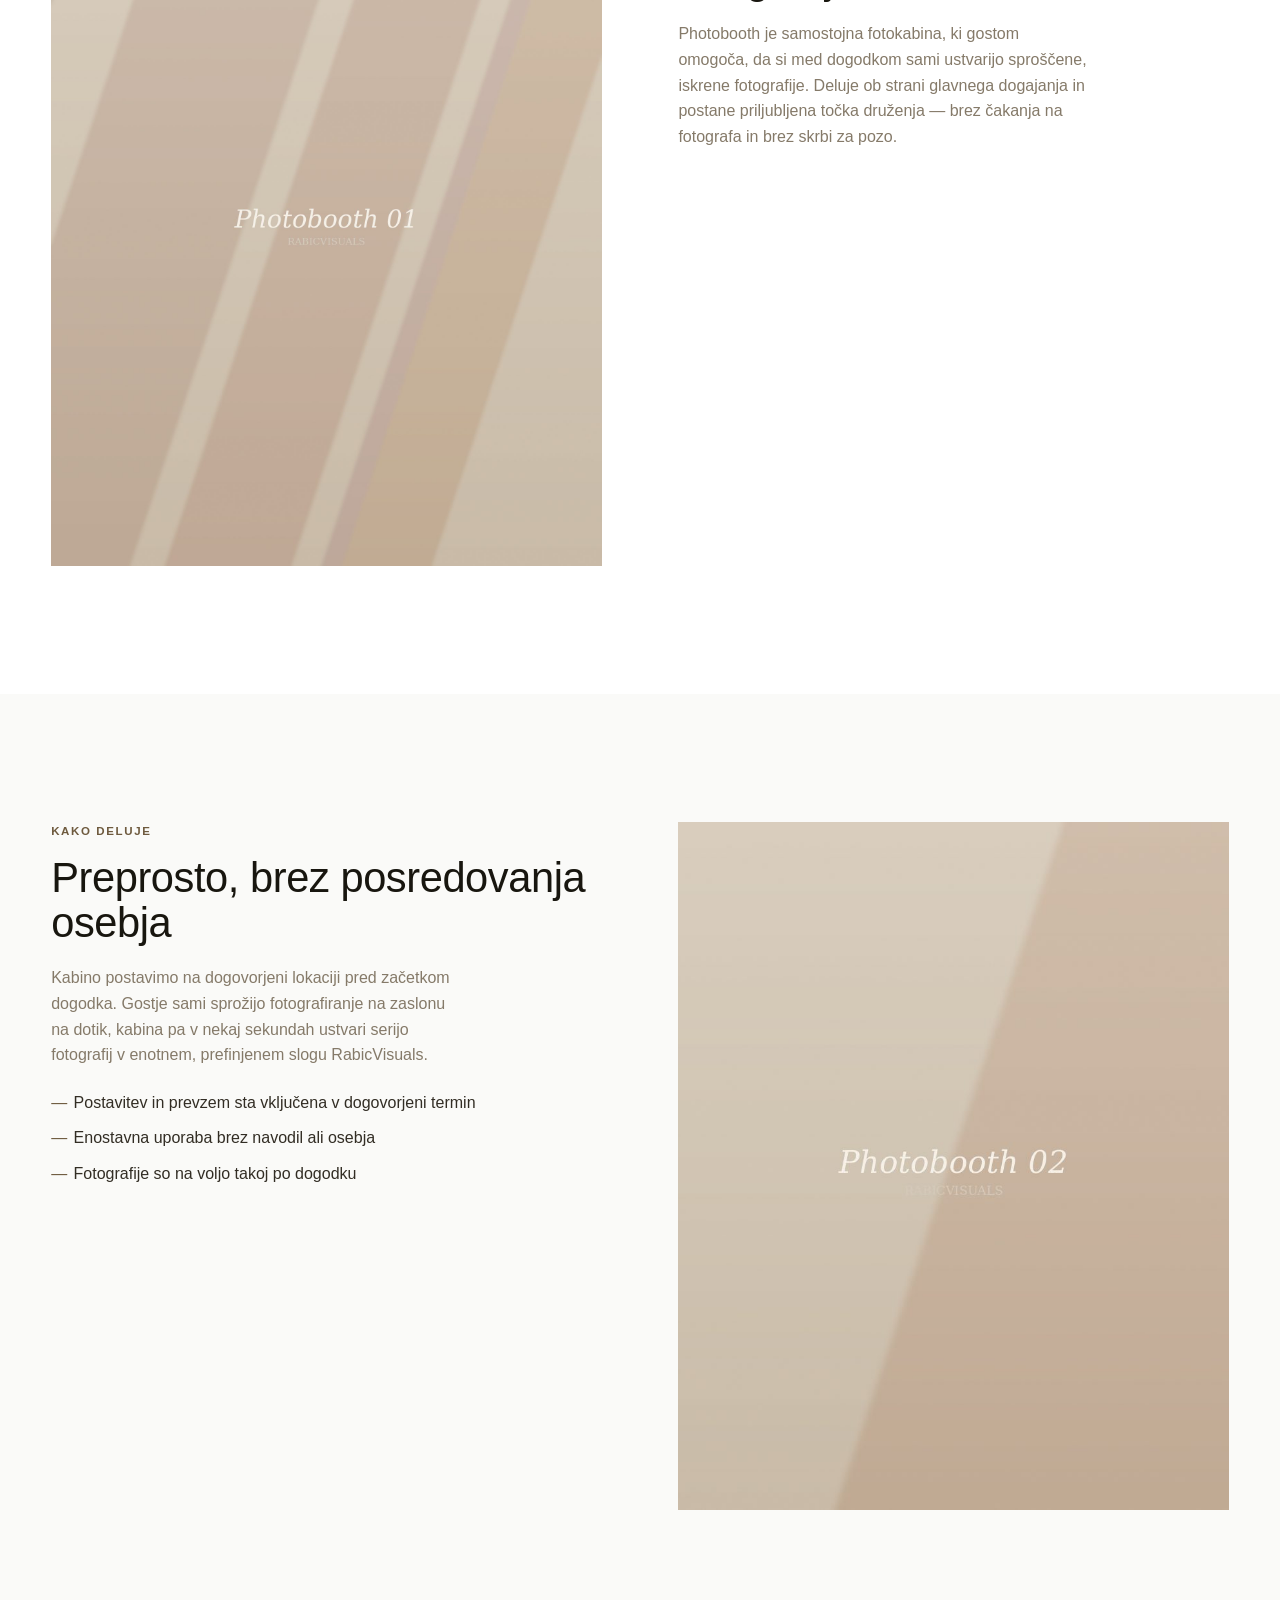
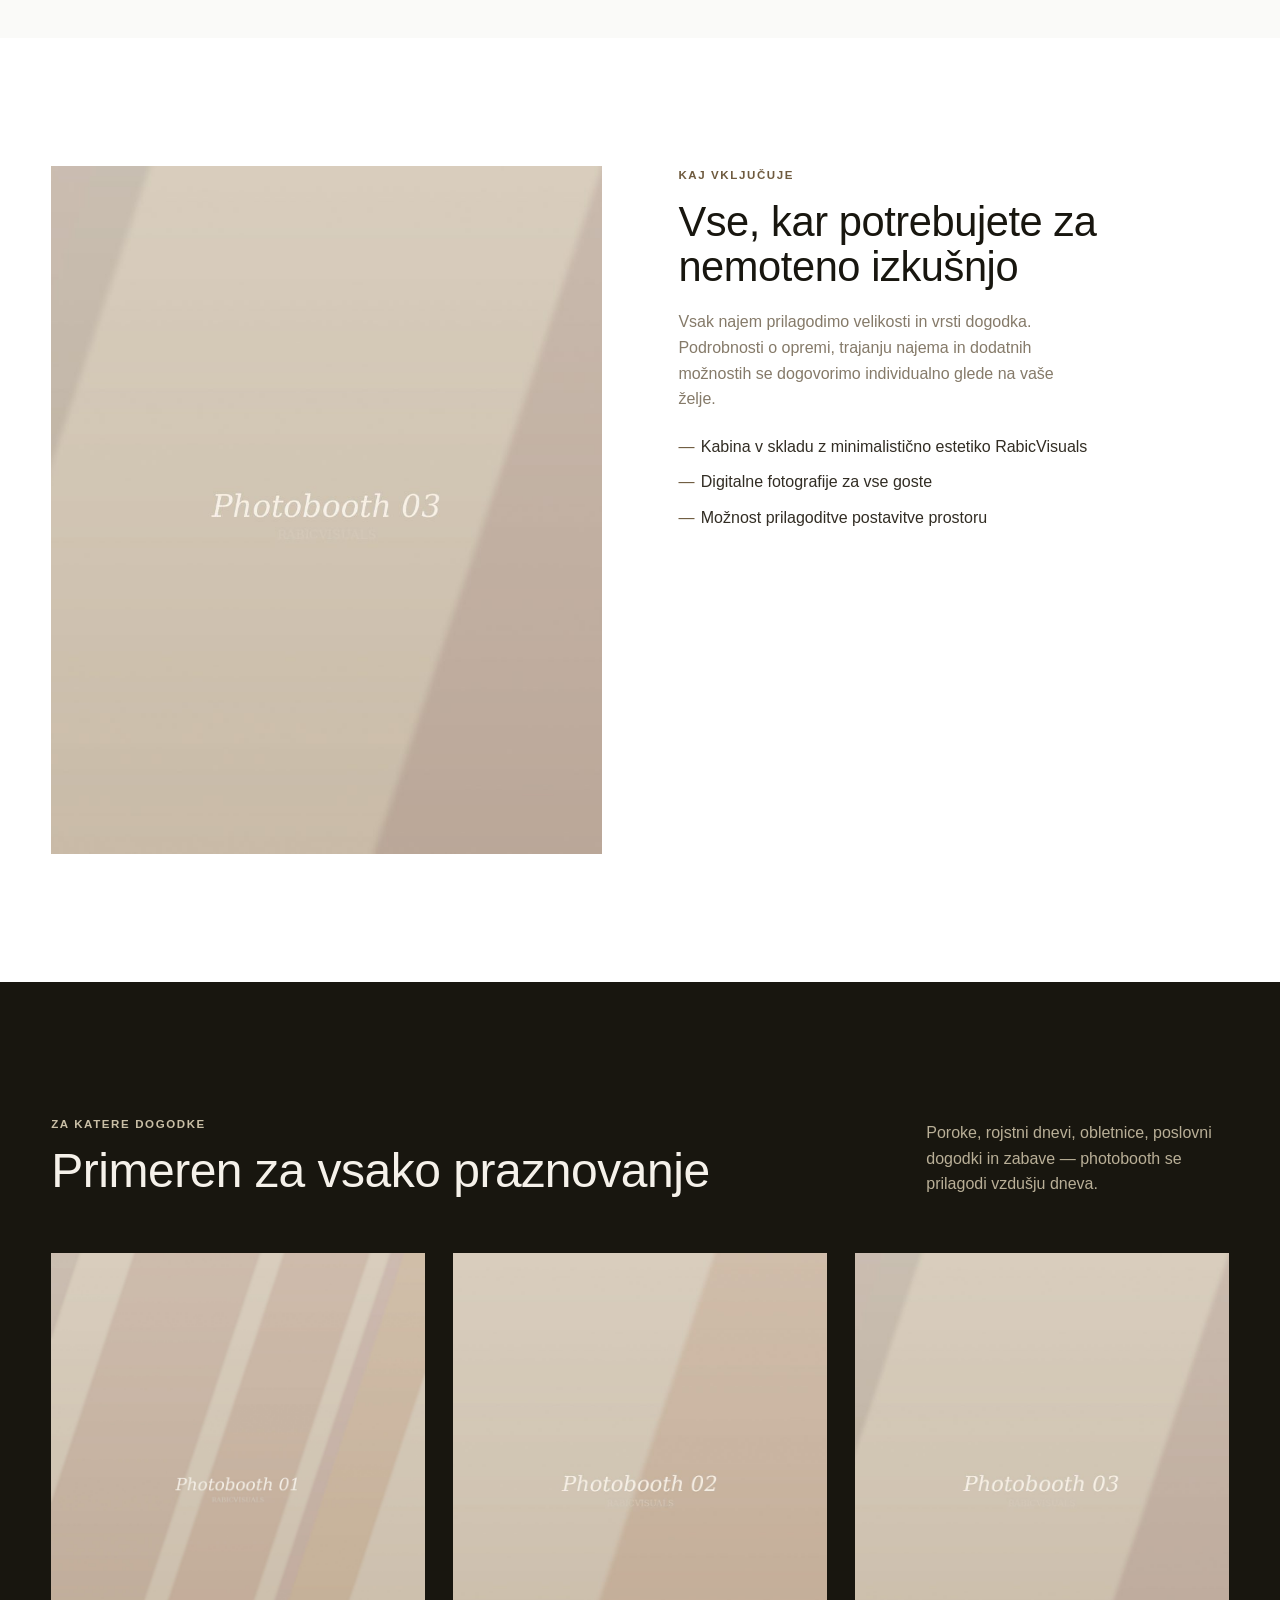
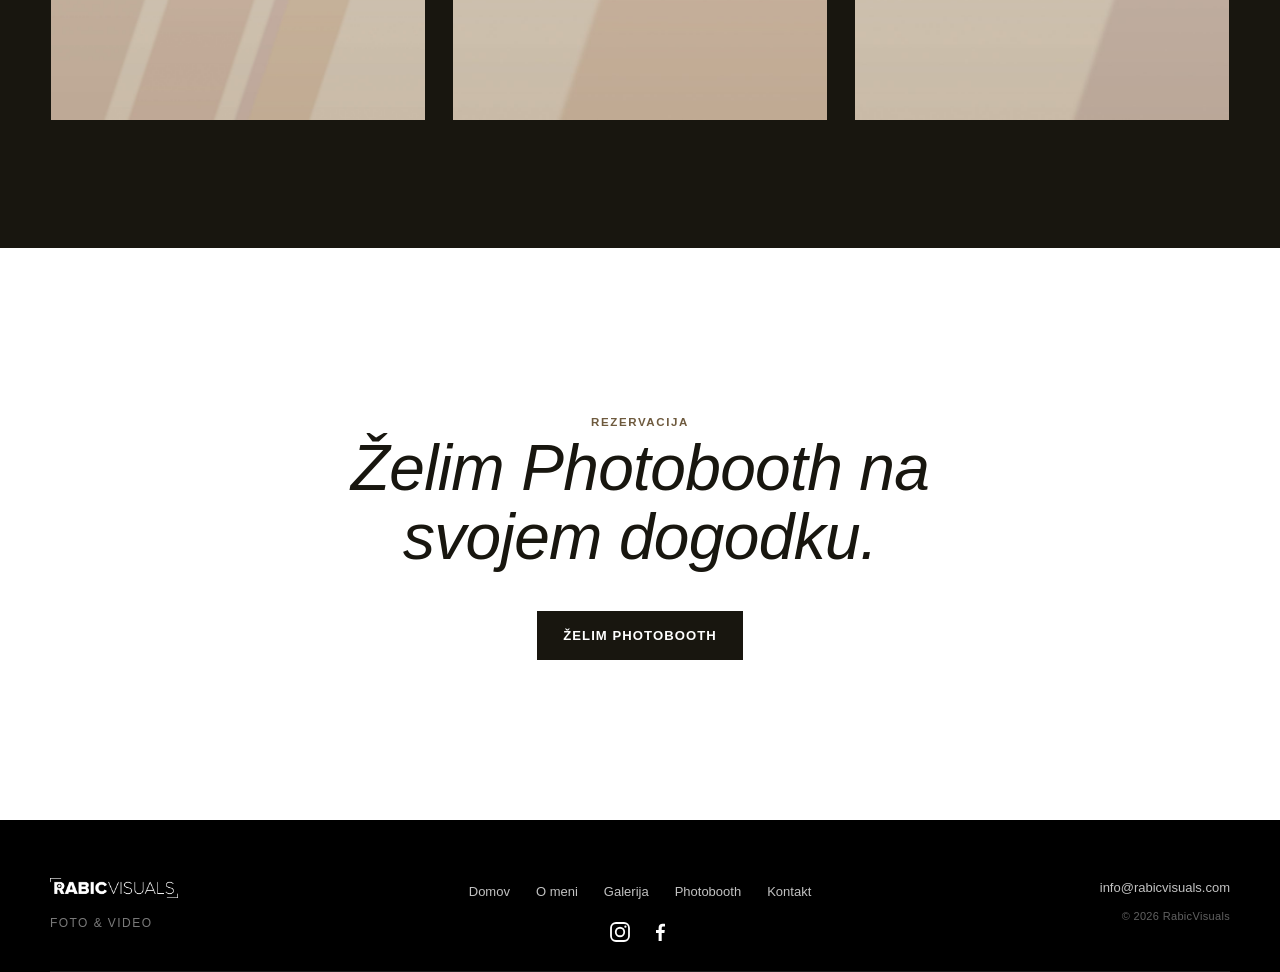
<file: photobooth.html>
<!DOCTYPE html>
<html lang="sl">
<head>
  <meta charset="UTF-8">
  <meta name="viewport" content="width=device-width, initial-scale=1.0">
  <title>Photobooth - RabicVisuals</title>
  <meta name="description" content="Najem elegantne fotokabine RabicVisuals za poroke, rojstne dneve in poslovne dogodke po Sloveniji. Zabavna izkušnja v prefinjenem slogu.">
  <link rel="canonical" href="https://www.rabicvisuals.com/photobooth.html">

  <!-- Open Graph -->
  <meta property="og:type" content="website">
  <meta property="og:site_name" content="RabicVisuals">
  <meta property="og:title" content="Photobooth najem — RabicVisuals">
  <meta property="og:description" content="Najem elegantne fotokabine RabicVisuals za poroke, rojstne dneve in poslovne dogodke po Sloveniji. Zabavna izkušnja v prefinjenem slogu.">
  <meta property="og:image" content="https://www.rabicvisuals.com/images/photobooth/photobooth-01.jpg">
  <meta property="og:url" content="https://www.rabicvisuals.com/photobooth.html">
  <meta property="og:locale" content="sl_SI">

  <!-- Twitter -->
  <meta name="twitter:card" content="summary_large_image">
  <meta name="twitter:title" content="Photobooth najem — RabicVisuals">
  <meta name="twitter:description" content="Najem elegantne fotokabine RabicVisuals za poroke, rojstne dneve in poslovne dogodke po Sloveniji. Zabavna izkušnja v prefinjenem slogu.">
  <meta name="twitter:image" content="https://www.rabicvisuals.com/images/photobooth/photobooth-01.jpg">

  <!-- Fonts -->
  <link rel="preconnect" href="https://fonts.googleapis.com">
  <link rel="preconnect" href="https://fonts.gstatic.com" crossorigin>
  <link href="https://fonts.googleapis.com/css2?family=Fraunces:ital,opsz,wght@0,9..144,400;0,9..144,500;1,9..144,400;1,9..144,500&family=Inter:wght@400;500;600&display=swap" rel="stylesheet">

  <link rel="stylesheet" href="css/style.css">

  <link rel="icon" type="image/png" sizes="32x32" href="favicon.png?v=7">
  <link rel="shortcut icon" href="favicon.ico?v=7">
  <link rel="apple-touch-icon" sizes="180x180" href="favicon-180.png?v=7">
</head>
<body>
  <a class="skip-link" href="#main">Preskoči na vsebino</a>
  <header class="site-header on-dark" id="site-header">
    <div class="container">
      <a href="index.html" class="brand"><img src="images/logo/rabicvisuals-logo-black.png" class="brand-logo" alt="RabicVisuals" width="1600" height="257"></a>
      <button class="nav-toggle" id="nav-toggle" aria-label="Odpri meni" aria-expanded="false" aria-controls="main-nav">
        <span></span><span></span><span></span>
      </button>
      <nav class="main-nav" id="main-nav" aria-label="Glavna navigacija">
<ul>
          <li><a href="index.html">Domov</a></li>
          <li><a href="o-meni.html">O meni</a></li>
          <li><a href="galerija.html">Galerija</a></li>
          <li><a href="photobooth.html" aria-current="page">Photobooth</a></li>
          <li><a href="kontakt.html">Kontakt</a></li>
        </ul>
      </nav>
    </div>
  </header>

  <main id="main">
    <section class="hero" aria-label="Photobooth naslovna fotografija" style="min-height:78svh;">
      <div class="hero-media">
        <img src="images/hero/hero-photobooth.jpg" alt="Gostje se smejijo pred RabicVisuals photobooth kabino na dogodku" width="2400" height="1350">
      </div>
      <div class="container hero-content">
        <span class="eyebrow hero-eyebrow">Photobooth</span>
        <h1 class="hero-title">Photobooth, ki popestri vsak dogodek.</h1>
        <p class="hero-sub">Elegantna in zabavna fotokabina za poroke, rojstne dneve, poslovne dogodke in druga praznovanja.</p>
        <div class="cta-row">
          <a href="kontakt.html" class="btn btn-primary-light">Želim Photobooth</a>
        </div>
      </div>
    </section>

    <section class="section">
      <div class="container pb-grid">
        <div class="pb-media reveal-img reveal">
          <img src="images/photobooth/photobooth-01.jpg" alt="RabicVisuals photobooth kabina pripravljena na dogodku" loading="lazy" width="1600" height="2000">
        </div>
        <div class="pb-copy reveal">
          <span class="eyebrow">Kaj je Photobooth</span>
          <h2>Zabaven doživljaj, ki dopolni fotografijo dneva</h2>
          <p>Photobooth je samostojna fotokabina, ki gostom omogoča, da si med dogodkom sami ustvarijo sproščene, iskrene fotografije. Deluje ob strani glavnega dogajanja in postane priljubljena točka druženja — brez čakanja na fotografa in brez skrbi za pozo.</p>
        </div>
      </div>
    </section>

    <section class="section section-raised">
      <div class="container pb-grid pb-flip reverse">
        <div class="pb-media reveal-img reveal">
          <img src="images/photobooth/photobooth-02.jpg" alt="Gostje uporabljajo photobooth na poroki" loading="lazy" width="1600" height="1067">
        </div>
        <div class="pb-copy reveal">
          <span class="eyebrow">Kako deluje</span>
          <h2>Preprosto, brez posredovanja osebja</h2>
          <p>Kabino postavimo na dogovorjeni lokaciji pred začetkom dogodka. Gostje sami sprožijo fotografiranje na zaslonu na dotik, kabina pa v nekaj sekundah ustvari serijo fotografij v enotnem, prefinjenem slogu RabicVisuals.</p>
          <ul>
            <li>Postavitev in prevzem sta vključena v dogovorjeni termin</li>
            <li>Enostavna uporaba brez navodil ali osebja</li>
            <li>Fotografije so na voljo takoj po dogodku</li>
          </ul>
        </div>
      </div>
    </section>

    <section class="section">
      <div class="container pb-grid">
        <div class="pb-media reveal-img reveal">
          <img src="images/photobooth/photobooth-03.jpg" alt="Fotografije iz photobootha razporejene na mizi" loading="lazy" width="1600" height="1067">
        </div>
        <div class="pb-copy reveal">
          <span class="eyebrow">Kaj vključuje</span>
          <h2>Vse, kar potrebujete za nemoteno izkušnjo</h2>
          <p>Vsak najem prilagodimo velikosti in vrsti dogodka. Podrobnosti o opremi, trajanju najema in dodatnih možnostih se dogovorimo individualno glede na vaše želje.</p>
          <ul>
            <li>Kabina v skladu z minimalistično estetiko RabicVisuals</li>
            <li>Digitalne fotografije za vse goste</li>
            <li>Možnost prilagoditve postavitve prostoru</li>
          </ul>
        </div>
      </div>
    </section>

    <section class="section section-dark">
      <div class="container">
        <div class="section-head reveal">
          <div>
            <span class="eyebrow">Za katere dogodke</span>
            <h2>Primeren za vsako praznovanje</h2>
          </div>
          <p class="head-note">Poroke, rojstni dnevi, obletnice, poslovni dogodki in zabave — photobooth se prilagodi vzdušju dneva.</p>
        </div>
        <div class="pb-gallery-strip">
          <div class="frame reveal-img reveal"><img src="images/photobooth/photobooth-01.jpg" alt="Photobooth na poroki" loading="lazy"></div>
          <div class="frame reveal-img reveal"><img src="images/photobooth/photobooth-02.jpg" alt="Photobooth na rojstnodnevni zabavi" loading="lazy"></div>
          <div class="frame reveal-img reveal"><img src="images/photobooth/photobooth-03.jpg" alt="Photobooth na poslovnem dogodku" loading="lazy"></div>
        </div>
      </div>
    </section>

    <section class="section closing-cta">
      <div class="container">
        <span class="eyebrow reveal">Rezervacija</span>
        <h2 class="reveal">Želim Photobooth na svojem dogodku.</h2>
        <a href="kontakt.html" class="btn btn-primary reveal">Želim Photobooth</a>
      </div>
    </section>

  </main>

  

  <script src="js/script.js"></script>

<footer class="rv-footer">
  <div class="rv-footer-inner">
    <div class="rv-footer-brand">
      <a href="index.html" class="rv-footer-logo-link rv-footer-logo-white" aria-label="RabicVisuals">
        <img src="images/logo/rabicvisuals-logo-black.png" class="rv-footer-logo" alt="RabicVisuals" width="1600" height="257">
      </a>
      <p>Foto &amp; Video</p>
    </div>

    <nav class="rv-footer-nav" aria-label="Noga">
      <a href="index.html">Domov</a>
      <a href="o-meni.html">O meni</a>
      <a href="galerija.html">Galerija</a>
      <a href="photobooth.html">Photobooth</a>
      <a href="kontakt.html">Kontakt</a>
    </nav>
<div class="footer-social-icons" aria-label="Družbena omrežja">
  <a href="https://instagram.com/rabicvisuals" target="_blank" rel="noopener noreferrer" aria-label="Instagram">
    <svg viewBox="0 0 24 24" aria-hidden="true">
      <rect x="3" y="3" width="18" height="18" rx="5"></rect>
      <circle cx="12" cy="12" r="4.25"></circle>
      <circle class="social-dot" cx="17.4" cy="6.7" r="1.1"></circle>
    </svg>
  </a>
  <a href="https://facebook.com/rabicd" target="_blank" rel="noopener noreferrer" aria-label="Facebook">
    <svg viewBox="0 0 24 24" aria-hidden="true">
      <path d="M13.7 21v-8h2.7l.4-3h-3.1V8.1c0-.9.3-1.5 1.6-1.5H17V3.9c-.3 0-1.3-.1-2.4-.1-2.4 0-4 1.4-4 4.1V10H8v3h2.6v8h3.1z"></path>
    </svg>
  </a>
</div>



    <div class="rv-footer-contact">
      <a href="mailto:info@rabicvisuals.com">info@rabicvisuals.com</a>
      <span>© 2026 RabicVisuals</span>
    </div>
  </div>
</footer>

</body>
</html>
</file>
<file: css/style.css>
/* ==========================================================================
   RabicVisuals — Stylesheet
   Editorial, minimalist photography brand.
   ========================================================================== */

/* -------------------------------------------------------------------------
   1. Design tokens
   ------------------------------------------------------------------------- */
:root {
  /* Colour — warm, restrained, never pure neutral */
  --color-bg: #FFFFFF;
  --color-bg-raised: #FAFAF8;
  --color-ink: #18160F;
  --color-charcoal: #322D24;
  --color-stone: #857A69;
  --color-line: #DAD1BF;
  --color-line-dark: #4A4436;
  --color-accent: #6E5A3E;
  --color-paper-on-dark: #F5F1EA;

  /* Type */
  --font-display: 'Madera', 'Helvetica Neue', Arial, sans-serif;
  --font-body: 'Madera', 'Helvetica Neue', Arial, sans-serif;

  --fs-eyebrow: 0.72rem;
  --fs-body: 1rem;
  --fs-lg: 1.15rem;

  /* Layout */
  --gutter: clamp(1.25rem, 4vw, 3.5rem);
  --max-width: 1360px;
  --header-h: 84px;

  /* Motion */
  --ease: cubic-bezier(0.22, 1, 0.36, 1);
  --dur-fast: 220ms;
  --dur-med: 520ms;
  --dur-slow: 900ms;
}

/* -------------------------------------------------------------------------
   2. Reset
   ------------------------------------------------------------------------- */
*, *::before, *::after { box-sizing: border-box; }
html { scroll-behavior: smooth; }
body, h1, h2, h3, h4, p, figure, blockquote { margin: 0; }
ul, ol { margin: 0; padding: 0; list-style: none; }
img { max-width: 100%; display: block; }
a { color: inherit; text-decoration: none; }
button { font: inherit; color: inherit; background: none; border: 0; cursor: pointer; }
input, select, textarea { font: inherit; color: inherit; }

@media (prefers-reduced-motion: reduce) {
  html { scroll-behavior: auto; }
  *, *::before, *::after {
    animation-duration: 0.01ms !important;
    animation-iteration-count: 1 !important;
    transition-duration: 0.01ms !important;
    scroll-behavior: auto !important;
  }
}

/* -------------------------------------------------------------------------
   3. Base
   ------------------------------------------------------------------------- */
body {
  background: var(--color-bg);
  color: var(--color-ink);
  font-family: var(--font-body);
  font-size: var(--fs-body);
  line-height: 1.6;
  font-weight: 400;
  -webkit-font-smoothing: antialiased;
  text-rendering: optimizeLegibility;
}

::selection { background: var(--color-ink); color: var(--color-bg); }

:focus-visible {
  outline: 2px solid var(--color-accent);
  outline-offset: 3px;
}

.container {
  width: 100%;
  max-width: var(--max-width);
  margin-inline: auto;
  padding-inline: var(--gutter);
}

.eyebrow {
  display: inline-block;
  font-family: var(--font-body);
  font-size: var(--fs-eyebrow);
  font-weight: 600;
  letter-spacing: 0.14em;
  text-transform: uppercase;
  color: var(--color-accent);
}

h1, h2, h3, h4 {
  font-family: var(--font-display);
  font-weight: 500;
  line-height: 1.08;
  letter-spacing: -0.01em;
  color: var(--color-ink);
}

.skip-link {
  position: absolute;
  left: -999px;
  top: 0;
  background: var(--color-ink);
  color: var(--color-bg);
  padding: 0.9em 1.4em;
  z-index: 999;
}
.skip-link:focus {
  left: var(--gutter);
  top: var(--gutter);
}

/* -------------------------------------------------------------------------
   4. Header / Navigation
   ------------------------------------------------------------------------- */
.site-header {
  position: fixed;
  inset: 0 0 auto 0;
  z-index: 100;
  height: var(--header-h);
  display: flex;
  align-items: center;
  background: var(--color-bg);
  color: var(--color-ink);
  transition: background var(--dur-med) var(--ease), border-color var(--dur-med) var(--ease);
  border-bottom: 1px solid var(--color-line);
}

body.home-page .site-header {
  background: transparent;
  color: var(--color-ink);
  border-bottom-color: transparent;
}

body.home-page .site-header.is-scrolled,
body.home-page .site-header.menu-open {
  background: var(--color-bg);
  color: var(--color-ink);
  border-bottom-color: var(--color-line);
}

.site-header .container {
  display: flex;
  align-items: center;
  justify-content: space-between;
}

.site-header.is-scrolled,
.site-header.is-solid,
.site-header.menu-open {
  background: var(--color-bg);
  color: var(--color-ink);
  backdrop-filter: none;
  border-bottom: 1px solid var(--color-line);
}

.brand {
  display: inline-flex;
  align-items: center;
  color: inherit;
}

.brand-logo {
  height: 34px;
  width: auto;
  display: block;
  filter: brightness(0);
  transition: filter var(--dur-fast) var(--ease);
}

.main-nav {
  display: flex;
}

.main-nav ul {
  display: flex;
  gap: clamp(1.25rem, 2.4vw, 2.4rem);
}

.main-nav a {
  position: relative;
  font-size: 1.08rem;
  font-weight: 350;
  letter-spacing: 0.03em;
  padding: 0.4em 0.05em;
}

.main-nav a::after {
  content: "";
  position: absolute;
  left: 0; right: 100%;
  bottom: 0;
  height: 1px;
  background: currentColor;
  transition: right var(--dur-fast) var(--ease);
}

.main-nav a:hover::after,
.main-nav a[aria-current="page"]::after {
  right: 0;
}

.main-nav a[aria-current="page"] {
  color: var(--color-accent);
}

.nav-toggle {
  display: none;
  position: relative;
  width: 34px;
  height: 22px;
  z-index: 110;
}

.nav-toggle span {
  position: absolute;
  left: 0; right: 0;
  height: 1px;
  background: var(--color-ink);
  transition: transform var(--dur-fast) var(--ease), opacity var(--dur-fast) var(--ease), top var(--dur-fast) var(--ease);
}
.nav-toggle span:nth-child(1) { top: 0; }
.nav-toggle span:nth-child(2) { top: 50%; transform: translateY(-50%); }
.nav-toggle span:nth-child(3) { bottom: 0; }

.menu-open .nav-toggle span:nth-child(1) { top: 50%; transform: translateY(-50%) rotate(45deg); }
.menu-open .nav-toggle span:nth-child(2) { opacity: 0; }
.menu-open .nav-toggle span:nth-child(3) { bottom: 50%; transform: translateY(50%) rotate(-45deg); }


/* Active navigation item is black whenever the header has a white background. */
.site-header.is-scrolled .main-nav a[aria-current="page"],
.site-header.is-solid .main-nav a[aria-current="page"],
.site-header.menu-open .main-nav a[aria-current="page"] {
  color: #000;
}

/* Header variant on the landing-page hero:
   transparent with automatic contrast against the hero image.
   mix-blend-mode:difference makes the white navigation invert where
   the underlying image is light, while remaining white over dark areas. */
.site-header.on-dark:not(.is-scrolled):not(.menu-open) {
  color: #fff;
  background: transparent;
  border-bottom-color: transparent;
  box-shadow: none;
}

.site-header.on-dark:not(.is-scrolled):not(.menu-open) .brand-logo,
.site-header.on-dark:not(.is-scrolled):not(.menu-open) .main-nav,
.site-header.on-dark:not(.is-scrolled):not(.menu-open) .nav-toggle {
  mix-blend-mode: difference;
}

.site-header.on-dark:not(.is-scrolled):not(.menu-open) .nav-toggle span {
  background: #fff;
}

/* Active navigation item stays white while the homepage header is transparent. */
.site-header.on-dark:not(.is-scrolled):not(.menu-open) .main-nav a[aria-current="page"] {
  color: #fff;
}

.site-header.on-dark:not(.is-scrolled):not(.menu-open) .brand-logo {
  filter: brightness(0) invert(1);
}

/* Hovering over the transparent landing-page header makes it white.
   Disable the contrast blend so the normal dark navigation is shown. */
.site-header.on-dark:not(.is-scrolled):not(.menu-open):hover {
  background: var(--color-bg);
  color: var(--color-ink);
  border-bottom: 1px solid var(--color-line);
}

.site-header.on-dark:not(.is-scrolled):not(.menu-open):hover .brand-logo,
.site-header.on-dark:not(.is-scrolled):not(.menu-open):hover .main-nav,
.site-header.on-dark:not(.is-scrolled):not(.menu-open):hover .nav-toggle {
  mix-blend-mode: normal;
}

.site-header.on-dark:not(.is-scrolled):not(.menu-open):hover .brand-logo {
  filter: brightness(0);
}

.site-header.on-dark:not(.is-scrolled):not(.menu-open):hover .nav-toggle span {
  background: var(--color-ink);
}

/* Once the landing page is scrolled, return to the normal white header. */
.site-header.on-dark.is-scrolled {
  background: var(--color-bg);
  color: var(--color-ink);
  border-bottom: 1px solid var(--color-line);
}

.site-header.on-dark.is-scrolled .brand-logo {
  filter: brightness(0);
}

/* -------------------------------------------------------------------------
   5. Mobile menu
   ------------------------------------------------------------------------- */
@media (max-width: 860px) {
  .nav-toggle { display: block; }

  .main-nav {
    position: fixed;
    inset: 0;
    background: var(--color-bg);
    display: flex;
    align-items: center;
    justify-content: center;
    opacity: 0;
    visibility: hidden;
    transform: translateY(-8px);
    transition: opacity var(--dur-med) var(--ease), transform var(--dur-med) var(--ease), visibility var(--dur-med);
  }

  .menu-open .main-nav {
    opacity: 1;
    visibility: visible;
    transform: translateY(0);
  }

  .main-nav ul {
    flex-direction: column;
    align-items: center;
    gap: 1.9rem;
    text-align: center;
  }

  .main-nav a {
    font-family: var(--font-display);
    font-size: 1.9rem;
    font-style: italic;
    font-weight: 400;
    color: var(--color-ink);
  }

  body.no-scroll { overflow: hidden; }
}

/* -------------------------------------------------------------------------
   6. Buttons
   ------------------------------------------------------------------------- */
.btn {
  display: inline-flex;
  align-items: center;
  gap: 0.6em;
  font-size: 0.82rem;
  font-weight: 600;
  letter-spacing: 0.08em;
  text-transform: uppercase;
  padding: 1em 1.9em;
  border: 1px solid currentColor;
  transition: background var(--dur-fast) var(--ease), color var(--dur-fast) var(--ease);
  white-space: nowrap;
}

.btn-primary {
  background: var(--color-ink);
  color: var(--color-bg);
  border-color: var(--color-ink);
}
.btn-primary:hover { background: var(--color-accent); border-color: var(--color-accent); }

.btn-ghost {
  background: transparent;
  color: var(--color-ink);
}
.btn-ghost:hover { background: var(--color-ink); color: var(--color-bg); }

.btn-ghost-light {
  background: transparent;
  color: var(--color-paper-on-dark);
}
.btn-ghost-light:hover { background: var(--color-paper-on-dark); color: var(--color-ink); }

.btn-primary-light {
  background: var(--color-paper-on-dark);
  color: var(--color-ink);
  border-color: var(--color-paper-on-dark);
}
.btn-primary-light:hover { background: transparent; color: var(--color-paper-on-dark); }

.cta-row {
  display: flex;
  flex-wrap: wrap;
  gap: 1rem;
}

/* -------------------------------------------------------------------------
   7. Hero
   ------------------------------------------------------------------------- */
.hero {
  position: relative;
  min-height: 100vh;
  min-height: 100svh;
  display: flex;
  align-items: flex-end;
  color: var(--color-paper-on-dark);
  overflow: hidden;
  background: var(--color-ink);
}

.hero-carousel {
  isolation: isolate;
}

.hero-slides {
  position: absolute;
  inset: 0;
  z-index: 0;
}

.hero-slide {
  position: absolute;
  inset: 0;
  opacity: 0;
  visibility: hidden;
  transition: opacity 700ms var(--ease), visibility 700ms;
}

.hero-slide.is-active {
  opacity: 1;
  visibility: visible;
}

.hero-slide img {
  width: 100%;
  height: 100%;
  object-fit: cover;
  object-position: center center;
  display: block;
}

.hero-arrow {
  position: absolute;
  top: 50%;
  z-index: 3;
  width: 52px;
  height: 52px;
  display: grid;
  place-items: center;
  transform: translateY(-50%);
  color: rgba(255,255,255,.92);
  font-family: inherit;
  font-size: 1.55rem;
  font-weight: 300;
  border: 0;
  background: transparent;
  cursor: pointer;
  transition: color var(--dur-fast) var(--ease), opacity var(--dur-fast) var(--ease), transform var(--dur-fast) var(--ease);
}

.hero-arrow-prev { left: clamp(.8rem, 2.5vw, 2rem); }
.hero-arrow-next { right: clamp(.8rem, 2.5vw, 2rem); }

.hero-arrow-prev:hover { transform: translate(-2px, -50%); }
.hero-arrow-next:hover { transform: translate(2px, -50%); }

.hero-dots {
  position: absolute;
  left: 50%;
  bottom: clamp(1.25rem, 3vw, 2.25rem);
  z-index: 3;
  display: flex;
  align-items: center;
  gap: .55rem;
  transform: translateX(-50%);
}

.hero-dot {
  width: 8px;
  height: 8px;
  padding: 0;
  border: 1px solid rgba(255,255,255,.82);
  border-radius: 50%;
  background: transparent;
  cursor: pointer;
  opacity: .82;
  transition: transform var(--dur-fast) var(--ease), background var(--dur-fast) var(--ease), opacity var(--dur-fast) var(--ease);
}

.hero-dot:hover,
.hero-dot:focus-visible {
  opacity: 1;
  transform: scale(1.2);
}

.hero-dot.is-active {
  background: rgba(255,255,255,.95);
  opacity: 1;
}

@media (max-width: 700px) {
  .hero-slide img { object-position: center center; }
  .hero-arrow { width: 44px; height: 44px; font-size: 1.05rem; }
  .hero-arrow::before { inset: 7px; }
  .hero-dots { bottom: 1.2rem; gap: .45rem; }
  .hero-dot { width: 7px; height: 7px; }
}

@media (prefers-reduced-motion: reduce) {
  .hero-slide { transition: none; }
  .hero-arrow, .hero-dot { transition: none; }
}

.hero-content {
  position: relative;
  z-index: 1;
  padding-block: clamp(3rem, 10vh, 6rem) clamp(3.5rem, 9vh, 6rem);
  width: 100%;
}

.hero-eyebrow {
  color: var(--color-paper-on-dark);
  opacity: 0.85;
}

.hero-title {
  margin-top: 0.9rem;
  font-size: clamp(2.6rem, 7vw, 5.6rem);
  font-style: italic;
  max-width: 16ch;
}

.hero-sub {
  margin-top: 1.4rem;
  max-width: 42ch;
  font-size: var(--fs-lg);
  color: var(--color-paper-on-dark);
  opacity: 0.88;
}

.hero .cta-row { margin-top: 2.4rem; }

.scroll-cue {
  position: absolute;
  bottom: 2rem;
  left: var(--gutter);
  z-index: 1;
  display: flex;
  align-items: center;
  gap: 0.7rem;
  font-size: 0.72rem;
  letter-spacing: 0.14em;
  text-transform: uppercase;
  color: var(--color-paper-on-dark);
  opacity: 0.7;
}

.scroll-cue .line {
  width: 1px;
  height: 34px;
  background: currentColor;
  overflow: hidden;
}
.scroll-cue .line::after {
  content: "";
  display: block;
  width: 100%;
  height: 100%;
  background: currentColor;
  transform: translateY(-100%);
  animation: cueDrop 2.4s var(--ease) infinite;
}
@keyframes cueDrop {
  0% { transform: translateY(-100%); }
  60% { transform: translateY(100%); }
  100% { transform: translateY(100%); }
}

@media (max-width: 860px) {
  .scroll-cue { display: none; }
}

/* -------------------------------------------------------------------------
   8. Sections / editorial layout
   ------------------------------------------------------------------------- */
section { position: relative; }

.section {
  padding-block: clamp(4.5rem, 10vw, 8.5rem);
}

.section-raised { background: var(--color-bg-raised); }
.section-dark {
  background: var(--color-ink);
  color: var(--color-paper-on-dark);
}
.section-dark .eyebrow { color: #C9BFA6; }
.section-dark h2, .section-dark h3 { color: var(--color-paper-on-dark); }

.hairline {
  border: 0;
  border-top: 1px solid var(--color-line);
  margin: 0;
}
.section-dark .hairline { border-top-color: var(--color-line-dark); }

/* Intro split */
.intro-split {
  display: grid;
  grid-template-columns: 1fr 1fr;
  gap: clamp(2rem, 6vw, 6rem);
  align-items: start;
}

.intro-split .lede {
  font-family: var(--font-display);
  font-size: clamp(1.5rem, 2.6vw, 2.15rem);
  font-weight: 400;
  line-height: 1.32;
  color: var(--color-charcoal);
}

.intro-split .support p {
  color: var(--color-stone);
  max-width: 46ch;
}

.intro-split .support .eyebrow { display: block; margin-bottom: 1.1rem; }

@media (max-width: 780px) {
  .intro-split { grid-template-columns: 1fr; gap: 2.2rem; }
}

/* Section heading block */
.section-head {
  display: flex;
  justify-content: space-between;
  align-items: flex-end;
  gap: 2rem;
  margin-bottom: clamp(2rem, 5vw, 3.5rem);
  flex-wrap: wrap;
}

.section-head h2 {
  font-size: clamp(1.9rem, 4vw, 3rem);
  margin-top: 0.6rem;
}

.section-head .head-note {
  max-width: 34ch;
  color: var(--color-stone);
}
.section-dark .head-note { color: #B9AF97; }

/* Triptych — Poroka / Portret / Dogodek */
.triptych {
  display: grid;
  grid-template-columns: repeat(3, 1fr);
  gap: clamp(1.25rem, 3vw, 2.25rem);
}

.tri-item {
  display: block;
}

.tri-frame {
  position: relative;
  aspect-ratio: 4 / 5;
  overflow: hidden;
  background: var(--color-line);
}

.tri-frame img {
  width: 100%;
  height: 100%;
  object-fit: cover;
  transition: transform var(--dur-slow) var(--ease);
}

.tri-item:hover .tri-frame img { transform: scale(1.045); }

.tri-caption {
  display: flex;
  justify-content: space-between;
  align-items: baseline;
  margin-top: 1.1rem;
  padding-top: 1.1rem;
  border-top: 1px solid var(--color-line);
}

.tri-caption h3 {
  font-size: 1.25rem;
  font-style: italic;
  font-weight: 400;
}

.tri-caption .arrow {
  font-size: 0.9rem;
  transition: transform var(--dur-fast) var(--ease);
}
.tri-item:hover .tri-caption .arrow { transform: translateX(4px); }

.tri-desc {
  margin-top: 0.55rem;
  color: var(--color-stone);
  font-size: 0.92rem;
  max-width: 34ch;
}

@media (max-width: 900px) {
  .triptych { grid-template-columns: 1fr; }
}

/* Photobooth teaser (home) */
.teaser {
  display: grid;
  grid-template-columns: 1.1fr 0.9fr;
  gap: clamp(2rem, 5vw, 5rem);
  align-items: center;
}

.teaser-media { aspect-ratio: 4/3; overflow: hidden; }
.teaser-media img { width: 100%; height: 100%; object-fit: cover; }

.teaser-text h2 { font-size: clamp(2rem, 4vw, 2.8rem); font-style: italic; }
.teaser-text p { margin-top: 1.2rem; max-width: 42ch; color: #C9BFA6; }
.teaser-text .btn { margin-top: 2rem; }

@media (max-width: 860px) {
  .teaser { grid-template-columns: 1fr; }
}

/* Closing CTA */
.closing-cta {
  text-align: center;
  padding-block: clamp(5rem, 14vw, 10rem);
}
.closing-cta h2 {
  font-size: clamp(2.1rem, 6vw, 4rem);
  font-style: italic;
  max-width: 20ch;
  margin-inline: auto;
}
.closing-cta .btn { margin-top: 2.4rem; }

/* -------------------------------------------------------------------------
   9. Reveal-on-scroll (signature interaction)
   ------------------------------------------------------------------------- */
.reveal {
  opacity: 0;
  transform: translateY(28px);
  transition: opacity var(--dur-slow) var(--ease), transform var(--dur-slow) var(--ease);
}
.reveal.is-visible {
  opacity: 1;
  transform: translateY(0);
}

.reveal-img { position: relative; overflow: hidden; }
.reveal-img::before {
  content: "";
  position: absolute;
  inset: 0;
  background: var(--color-bg);
  transform-origin: left;
  transform: scaleX(1);
  transition: transform 900ms var(--ease);
  z-index: 2;
}
.reveal-img.is-visible::before { transform: scaleX(0); }
.reveal-img img { transform: scale(1.08); transition: transform 1100ms var(--ease); }
.reveal-img.is-visible img { transform: scale(1); }

@media (prefers-reduced-motion: reduce) {
  .reveal, .reveal-img::before, .reveal-img img { transition: none !important; transform: none !important; opacity: 1 !important; }
}

/* -------------------------------------------------------------------------
   10. About page
   ------------------------------------------------------------------------- */
.about-hero {
  padding-top: calc(var(--header-h) + clamp(2rem, 6vw, 4rem));
  padding-bottom: clamp(3rem, 8vw, 5rem);
}

.about-grid {
  display: grid;
  grid-template-columns: 0.85fr 1.15fr;
  gap: clamp(2rem, 6vw, 5rem);
  align-items: start;
}

.about-media { aspect-ratio: 4/5; overflow: hidden; }
.about-media img { width: 100%; height: 100%; object-fit: cover; }

.about-copy h1 {
  font-size: clamp(2.6rem, 6vw, 4.2rem);
  font-style: italic;
}

.about-copy .lede {
  margin-top: 1.6rem;
  font-family: var(--font-display);
  font-size: 1.4rem;
  line-height: 1.5;
  color: var(--color-charcoal);
  max-width: 48ch;
}

.about-copy .body-text {
  margin-top: 1.4rem;
  color: var(--color-stone);
  max-width: 52ch;
}
.about-copy .body-text + .body-text { margin-top: 1rem; }

@media (max-width: 860px) {
  .about-grid { grid-template-columns: 1fr; }
}

/* Kako delam values row */
.values-row {
  display: grid;
  grid-template-columns: repeat(4, 1fr);
  border-top: 1px solid var(--color-line);
  border-bottom: 1px solid var(--color-line);
}

.value-item {
  padding: 2.4rem 1.5rem;
  border-left: 1px solid var(--color-line);
  text-align: left;
}
.value-item:first-child { border-left: 0; }

.value-item h3 {
  font-size: 1.5rem;
  font-style: italic;
  font-weight: 400;
}
.value-item p {
  margin-top: 0.7rem;
  font-size: 0.9rem;
  color: var(--color-stone);
}

@media (max-width: 780px) {
  .values-row { grid-template-columns: 1fr 1fr; }
  .value-item:nth-child(3) { border-left: 0; }
}
@media (max-width: 480px) {
  .values-row { grid-template-columns: 1fr; }
  .value-item { border-left: 0; border-top: 1px solid var(--color-line); }
  .value-item:first-child { border-top: 0; }
}

/* -------------------------------------------------------------------------
   11. Gallery page
   ------------------------------------------------------------------------- */
.gallery-hero {
  padding-top: calc(var(--header-h) + clamp(2.5rem, 7vw, 4.5rem));
  padding-bottom: clamp(2rem, 5vw, 3rem);
}
.gallery-hero h1 {
  font-size: clamp(2.6rem, 6.5vw, 4.6rem);
  font-style: italic;
}
.gallery-hero p {
  margin-top: 1rem;
  color: var(--color-stone);
  max-width: 44ch;
  font-size: var(--fs-lg);
}

.filters {
  display: flex;
  flex-wrap: wrap;
  gap: 0.5rem 1.6rem;
  padding-block: 1.6rem;
  border-top: 1px solid var(--color-line);
  border-bottom: 1px solid var(--color-line);
  margin-bottom: clamp(2rem, 5vw, 3rem);
}

.filter-btn {
  font-size: 0.82rem;
  font-weight: 600;
  letter-spacing: 0.06em;
  text-transform: uppercase;
  color: var(--color-stone);
  padding-bottom: 0.3rem;
  border-bottom: 1px solid transparent;
  transition: color var(--dur-fast) var(--ease), border-color var(--dur-fast) var(--ease);
}
.filter-btn:hover { color: var(--color-ink); }
.filter-btn.is-active {
  color: var(--color-ink);
  border-bottom-color: var(--color-accent);
}

.masonry {
  columns: 3 320px;
  column-gap: clamp(1rem, 2.4vw, 1.75rem);
}

.masonry-item {
  break-inside: avoid;
  margin-bottom: clamp(1rem, 2.4vw, 1.75rem);
  overflow: hidden;
  cursor: zoom-in;
  position: relative;
  background: var(--color-line);
}

.masonry-item img {
  width: 100%;
  height: auto;
  display: block;
  transition: transform var(--dur-slow) var(--ease), opacity var(--dur-fast);
}
.masonry-item:hover img { transform: scale(1.035); }

.masonry-item.is-hidden { display: none; }

.masonry-item .tag {
  position: absolute;
  top: 0.9rem;
  left: 0.9rem;
  font-size: 0.68rem;
  letter-spacing: 0.1em;
  text-transform: uppercase;
  color: var(--color-paper-on-dark);
  background: rgba(24,22,15,0.55);
  padding: 0.35em 0.7em;
  opacity: 0;
  transition: opacity var(--dur-fast) var(--ease);
}
.masonry-item:hover .tag,
.masonry-item:focus-within .tag { opacity: 1; }

.gallery-empty {
  text-align: center;
  padding: 4rem 1rem;
  color: var(--color-stone);
  display: none;
}
.gallery-empty.is-visible { display: block; }

/* Lightbox */
.lightbox {
  position: fixed;
  inset: 0;
  z-index: 200;
  background: rgba(20, 18, 13, 0.97);
  display: flex;
  align-items: center;
  justify-content: center;
  opacity: 0;
  visibility: hidden;
  transition: opacity var(--dur-med) var(--ease), visibility var(--dur-med);
}
.lightbox.is-open { opacity: 1; visibility: visible; }

.lightbox-figure {
  position: relative;
  max-width: min(90vw, 1100px);
  max-height: 84vh;
  width: 100%;
  text-align: center;
}

.lightbox-figure img {
  max-width: 100%;
  max-height: 78vh;
  margin-inline: auto;
  opacity: 0;
  transform: scale(0.98);
  transition: opacity var(--dur-fast) var(--ease), transform var(--dur-fast) var(--ease);
}
.lightbox-figure img.is-shown { opacity: 1; transform: scale(1); }

.lightbox-caption {
  margin-top: 1rem;
  font-size: 0.8rem;
  letter-spacing: 0.08em;
  text-transform: uppercase;
  color: #C9BFA6;
}

.lightbox-close,
.lightbox-prev,
.lightbox-next {
  position: absolute;
  color: var(--color-paper-on-dark);
  font-size: 0.85rem;
  letter-spacing: 0.06em;
  padding: 0.8rem;
}
.lightbox-close { top: 1.2rem; right: 1.2rem; font-size: 1.6rem; line-height: 1; }
.lightbox-prev { left: clamp(0.25rem, 2vw, 1.5rem); top: 50%; transform: translateY(-50%); font-size: 2rem; }
.lightbox-next { right: clamp(0.25rem, 2vw, 1.5rem); top: 50%; transform: translateY(-50%); font-size: 2rem; }
.lightbox-prev:hover, .lightbox-next:hover, .lightbox-close:hover { color: var(--color-accent); }

@media (max-width: 640px) {
  .masonry { columns: 1 100%; }
}

/* -------------------------------------------------------------------------
   12. Photobooth page
   ------------------------------------------------------------------------- */
.pb-grid {
  display: grid;
  grid-template-columns: 1fr 1fr;
  gap: clamp(2rem, 6vw, 5rem);
  align-items: start;
}
.pb-grid .pb-media { aspect-ratio: 4/5; overflow: hidden; }
.pb-grid .pb-media img { width: 100%; height: 100%; object-fit: cover; }
.pb-grid .pb-copy .eyebrow { display: block; margin-bottom: 1rem; }
.pb-grid .pb-copy h2 { font-size: clamp(1.8rem, 3.6vw, 2.6rem); }
.pb-grid .pb-copy p { margin-top: 1.2rem; color: var(--color-stone); max-width: 46ch; }
.pb-grid .pb-copy ul { margin-top: 1.4rem; display: grid; gap: 0.6rem; }
.pb-grid .pb-copy li {
  padding-left: 1.4rem;
  position: relative;
  color: var(--color-charcoal);
}
.pb-grid .pb-copy li::before {
  content: "—";
  position: absolute;
  left: 0;
  color: var(--color-accent);
}

.pb-flip { grid-template-columns: 1fr 1fr; }
.pb-flip.reverse .pb-media { order: 2; }

@media (max-width: 860px) {
  .pb-grid { grid-template-columns: 1fr; }
  .pb-flip.reverse .pb-media { order: 0; }
}

.pb-gallery-strip {
  display: grid;
  grid-template-columns: repeat(3, 1fr);
  gap: clamp(1rem, 2.4vw, 1.75rem);
}
.pb-gallery-strip .frame { aspect-ratio: 4/5; overflow: hidden; }
.pb-gallery-strip img { width: 100%; height: 100%; object-fit: cover; }

@media (max-width: 780px) {
  .pb-gallery-strip { grid-template-columns: 1fr 1fr; }
}

/* -------------------------------------------------------------------------
   13. Contact page
   ------------------------------------------------------------------------- */
.contact-hero {
  padding-top: calc(var(--header-h) + clamp(2.5rem, 7vw, 4.5rem));
  padding-bottom: clamp(1rem, 4vw, 2rem);
}
.contact-hero h1 { font-size: clamp(2.6rem, 6.5vw, 4.4rem); font-style: italic; }
.contact-hero p { margin-top: 1.1rem; max-width: 50ch; color: var(--color-stone); font-size: var(--fs-lg); }

.contact-grid {
  display: grid;
  grid-template-columns: 1fr 1fr;
  gap: clamp(2.5rem, 6vw, 5.5rem);
  align-items: start;
}

.field {
  margin-bottom: 1.6rem;
}
.field label {
  display: block;
  font-size: 0.78rem;
  font-weight: 600;
  letter-spacing: 0.06em;
  text-transform: uppercase;
  color: var(--color-stone);
  margin-bottom: 0.6rem;
}
.field input,
.field select,
.field textarea {
  width: 100%;
  background: transparent;
  border: 0;
  border-bottom: 1px solid var(--color-line);
  padding: 0.75em 0.1em;
  font-size: 1rem;
  color: var(--color-ink);
  transition: border-color var(--dur-fast) var(--ease);
}
.field textarea { resize: vertical; min-height: 110px; }
.field input:focus,
.field select:focus,
.field textarea:focus {
  border-bottom-color: var(--color-ink);
  outline: none;
}
.field select {
  appearance: none;
  -webkit-appearance: none;
  background-image: url("data:image/svg+xml,%3Csvg xmlns='http://www.w3.org/2000/svg' width='12' height='8'%3E%3Cpath d='M1 1l5 5 5-5' stroke='%23857A69' stroke-width='1.4' fill='none' fill-rule='evenodd'/%3E%3C/svg%3E");
  background-repeat: no-repeat;
  background-position: right 0.2rem center;
  padding-right: 1.4rem;
}

.field-row {
  display: grid;
  grid-template-columns: 1fr 1fr;
  gap: 0 1.6rem;
}
@media (max-width: 560px) {
  .field-row { grid-template-columns: 1fr; }
}

.form-note {
  margin-top: 1rem;
  font-size: 0.8rem;
  color: var(--color-stone);
}

.contact-info {
  padding-top: 0.4rem;
}
.contact-info .info-block { margin-bottom: 2.2rem; }
.contact-info .info-block h3 {
  font-size: 0.78rem;
  font-weight: 600;
  letter-spacing: 0.06em;
  text-transform: uppercase;
  color: var(--color-stone);
  font-family: var(--font-body);
  margin-bottom: 0.6rem;
}
.contact-info .info-block a,
.contact-info .info-block p {
  font-family: var(--font-display);
  font-size: 1.4rem;
  font-style: italic;
  color: var(--color-ink);
}
.contact-info .info-block a:hover { color: var(--color-accent); }

.form-status {
  margin-top: 1.2rem;
  padding: 1rem 1.2rem;
  border: 1px solid var(--color-line);
  font-size: 0.9rem;
  display: none;
}
.form-status.is-visible { display: block; }

/* -------------------------------------------------------------------------
   14. Footer
   ------------------------------------------------------------------------- */
.site-footer {
  background: var(--color-ink);
  color: var(--color-paper-on-dark);
  padding-block: clamp(3.5rem, 8vw, 5.5rem) 2rem;
}

.footer-grid {
  display: grid;
  grid-template-columns: 1.3fr 1fr 1fr;
  gap: 2.5rem;
  padding-bottom: clamp(2.5rem, 6vw, 4rem);
}

.footer-brand .brand-logo {
  height: 40px;
  filter: brightness(0) invert(1);
}
.footer-brand p {
  margin-top: 1rem;
  color: #C9BFA6;
  max-width: 30ch;
}

.footer-col h4 {
  font-family: var(--font-body);
  font-size: 0.78rem;
  font-weight: 600;
  letter-spacing: 0.08em;
  text-transform: uppercase;
  color: #C9BFA6;
  margin-bottom: 1.1rem;
}
.footer-col ul { display: grid; gap: 0.7rem; }
.footer-col a { font-size: 0.95rem; }
.footer-col a:hover { color: var(--color-accent); }

.footer-bottom {
  padding-top: 1.6rem;
  border-top: 1px solid var(--color-line-dark);
  display: flex;
  justify-content: space-between;
  flex-wrap: wrap;
  gap: 0.75rem;
  font-size: 0.8rem;
  color: #9A9077;
}

@media (max-width: 700px) {
  .footer-grid { grid-template-columns: 1fr; gap: 2rem; }
}

/* -------------------------------------------------------------------------
   15. Utility
   ------------------------------------------------------------------------- */
.visually-hidden {
  position: absolute !important;
  width: 1px; height: 1px;
  padding: 0; margin: -1px;
  overflow: hidden;
  clip: rect(0,0,0,0);
  white-space: nowrap;
  border: 0;
}

.mt-0 { margin-top: 0; }


/* Landing-page transparent header: active nav becomes black when the header is hovered. */
.site-header.on-dark:not(.is-scrolled):hover .nav-links a.active,
.site-header.on-dark:not(.is-scrolled):hover .nav-links a[aria-current="page"] {
  color: #111111;
}

.site-header.on-dark:not(.is-scrolled):hover .nav-links a.active::after,
.site-header.on-dark:not(.is-scrolled):hover .nav-links a[aria-current="page"]::after {
  background: #111111;
}


/* FINAL OVERRIDE: on the homepage, when the transparent header is hovered,
   the active navigation item must switch from white to black. */
.site-header.on-dark:not(.is-scrolled):not(.menu-open):hover .main-nav a[aria-current="page"],
.site-header.on-dark:not(.is-scrolled):not(.menu-open):hover .main-nav a.active {
  color: #000 !important;
}

.site-header.on-dark:not(.is-scrolled):not(.menu-open):hover .main-nav a[aria-current="page"]::after,
.site-header.on-dark:not(.is-scrolled):not(.menu-open):hover .main-nav a.active::after {
  background-color: #000 !important;
}


/* Hero carousel: seamless blur blend between images — no black fade */
.hero-carousel {
  background: transparent !important;
  overflow: hidden;
}

.hero-carousel .hero-slide,
.hero-carousel .hero-image,
.hero-carousel .slide {
  opacity: 0;
  filter: blur(7px);
  transform: scale(1.025);
  transition:
    opacity 1.45s cubic-bezier(0.22, 1, 0.36, 1),
    filter 1.45s cubic-bezier(0.22, 1, 0.36, 1),
    transform 10s cubic-bezier(0.22, 1, 0.36, 1);
  will-change: opacity, filter, transform;
  background: transparent !important;
}

.hero-carousel .hero-slide.is-active,
.hero-carousel .hero-image.is-active,
.hero-carousel .slide.is-active {
  opacity: 1;
  filter: blur(0);
  animation: heroSubtleZoomOut 10s cubic-bezier(0.22, 1, 0.36, 1) forwards;
  z-index: 2;
}

@keyframes heroSubtleZoomOut {
  from {
    transform: scale(1.025);
  }
  to {
    transform: scale(1);
  }
}

/* Keep the previous image underneath during a transition instead of exposing
   the carousel/background color. */
.hero-carousel .hero-slide:not(.is-active),
.hero-carousel .hero-image:not(.is-active),
.hero-carousel .slide:not(.is-active) {
  z-index: 1;
}

@media (prefers-reduced-motion: reduce) {
  .hero-carousel .hero-slide,
  .hero-carousel .hero-image,
  .hero-carousel .slide {
    animation: none !important;
    transition: opacity 0.25s linear !important;
    filter: none !important;
    transform: none !important;
  }
}

/* Dynamic editorial tiles */
.rv-home{background:#fff;color:#111}
.rv-intro{min-height:78vh;padding:clamp(140px,18vw,240px) clamp(24px,7vw,110px) 120px;display:flex;flex-direction:column;justify-content:center}
.rv-intro small,.rv-closing small{font-size:.7rem;letter-spacing:.18em}
.rv-intro h1{margin:28px 0 0;max-width:1000px;font-size:clamp(3.4rem,8vw,8.5rem);line-height:.91;letter-spacing:-.045em;font-weight:350}
.rv-intro h1 em{font-style:normal;font-weight:300}.rv-intro p{max-width:520px;margin:42px 0 0;font-size:1.1rem;line-height:1.7;font-weight:350}
.rv-tile-grid{width:min(1400px,calc(100% - 48px));margin:auto;display:grid;grid-template-columns:1.35fr .8fr 1fr;grid-template-rows:minmax(320px,38vw) minmax(260px,30vw);gap:clamp(12px,1.5vw,24px);padding-bottom:160px}
.rv-tile{position:relative;overflow:hidden;display:block;color:#fff;text-decoration:none;isolation:isolate;background:#ddd}
.rv-tile-1{grid-column:1/3}.rv-tile-2{grid-column:3}.rv-tile-3{grid-column:1;grid-row:2}.rv-tile-4{grid-column:2/4;grid-row:2}
.rv-tile-image{position:absolute;inset:0;background-position:center;background-size:cover;transition:transform 1s cubic-bezier(.22,1,.36,1);z-index:-3}
.rv-tile-overlay{position:absolute;inset:0;background:linear-gradient(180deg,transparent 35%,rgba(0,0,0,.58));z-index:-2;transition:opacity .6s}.rv-tile-copy{position:absolute;left:28px;right:28px;bottom:28px;display:grid;grid-template-columns:1fr auto;align-items:end}.rv-tile-copy small{grid-column:1/-1;letter-spacing:.16em;font-size:.68rem;margin-bottom:12px}.rv-tile-copy strong{font-size:clamp(1.8rem,3vw,3.5rem);font-weight:350;line-height:1}.rv-tile-copy i{font-style:normal;font-size:1.5rem;transition:transform .5s}.rv-tile:hover .rv-tile-image{transform:scale(1.055)}.rv-tile:hover .rv-tile-overlay{opacity:.85}.rv-tile:hover .rv-tile-copy i{transform:translate(5px,-5px)}
.rv-closing{padding:160px clamp(24px,7vw,110px);border-top:1px solid #ddd}.rv-closing h2{max-width:900px;font-size:clamp(2.7rem,6vw,6.5rem);line-height:.94;letter-spacing:-.045em;font-weight:350;margin:28px 0 50px}.rv-closing a{color:#111;text-decoration:none;border-bottom:1px solid #111;padding-bottom:8px}
@media(max-width:800px){.rv-intro{min-height:70vh}.rv-tile-grid{width:calc(100% - 32px);grid-template-columns:1fr 1fr;grid-template-rows:62vw 48vw 62vw}.rv-tile-1{grid-column:1/-1;grid-row:1}.rv-tile-2{grid-column:1;grid-row:2}.rv-tile-3{grid-column:2;grid-row:2}.rv-tile-4{grid-column:1/-1;grid-row:3}}
@media(max-width:520px){.rv-intro h1{font-size:15vw}.rv-tile-grid{width:calc(100% - 24px);grid-template-columns:1fr;grid-template-rows:100vw 78vw 78vw 100vw}.rv-tile-1,.rv-tile-2,.rv-tile-3,.rv-tile-4{grid-column:1}.rv-tile-1{grid-row:1}.rv-tile-2{grid-row:2}.rv-tile-3{grid-row:3}.rv-tile-4{grid-row:4}}





/* Photobooth tile intentionally has no background image */
.rv-tile-4 .rv-tile-image-empty {
  background-image: none !important;
  background: transparent !important;
}

@media (max-width: 800px) {
  .rv-hero-banner {
    height: 100svh;
    min-height: 0;
  }
}

@media (max-width: 520px) {
  .rv-hero-banner {
    height: 100svh;
    min-height: 0;
  }
}



/* Cross-blur effect: the outgoing image softly blurs while the incoming image resolves. */
.rv-carousel-slide:not(.is-active) {
  filter: blur(8px);
  transform: scale(1.02);
}

.rv-carousel-arrow {
  position: absolute;
  top: 50%;
  transform: translateY(-50%);
  z-index: 5;
  width: 48px;
  height: 48px;
  border: 0;
  background: transparent;
  color: #fff;
  padding: 0;
  display: grid;
  place-items: center;
  cursor: pointer;
  opacity: .78;
  transition: opacity .25s ease, transform .25s ease;
  text-shadow: 0 1px 8px rgba(0,0,0,.28);
}

.rv-carousel-arrow:hover {
  opacity: 1;
}

.rv-carousel-prev { left: 24px; }
.rv-carousel-next { right: 24px; }

.rv-carousel-arrow span {
  font-size: 30px;
  font-weight: 300;
  line-height: 1;
}

.rv-carousel-dots {
  position: absolute;
  z-index: 6;
  left: 50%;
  bottom: 28px;
  transform: translateX(-50%);
  display: flex;
  align-items: center;
  gap: 9px;
}

.rv-carousel-dot {
  width: 7px;
  height: 7px;
  padding: 0;
  border: 1px solid rgba(255,255,255,.9);
  border-radius: 50%;
  background: transparent;
  cursor: pointer;
  opacity: .75;
  transition: transform .25s ease, background-color .25s ease, opacity .25s ease;
}

.rv-carousel-dot.is-active {
  background: #fff;
  opacity: 1;
  transform: scale(1.2);
}

@media (max-width: 800px) {
  .rv-carousel-arrow {
    width: 42px;
    height: 42px;
  }
  .rv-carousel-prev { left: 12px; }
  .rv-carousel-next { right: 12px; }
  .rv-carousel-dots { bottom: 22px; }
}

/* Remove excessive whitespace directly after the hero. */
.rv-hero-carousel + .rv-intro {
  margin-top: 0 !important;
  padding-top: clamp(36px, 5vw, 72px);
}

/* RabicVisuals fullscreen hero carousel */
.rv-hero-carousel {
  position: relative;
  width: 100%;
  height: 100svh;
  min-height: 100vh;
  overflow: hidden;
  background: #111;
}

.rv-carousel-track,
.rv-carousel-slide {
  position: absolute;
  inset: 0;
}

.rv-carousel-slide {
  background-position: center;
  background-size: cover;
  opacity: 0;
  transform: scale(1.045);
  filter: blur(8px);
  transition:
    opacity 1.25s cubic-bezier(.22,1,.36,1),
    filter 1.25s cubic-bezier(.22,1,.36,1);
  pointer-events: none;
}

.rv-carousel-slide.is-active {
  opacity: 1;
  filter: blur(0);
  animation: rvCarouselZoomOut 10s cubic-bezier(.22,1,.36,1) forwards;
}

@keyframes rvCarouselZoomOut {
  from { transform: scale(1.045); }
  to { transform: scale(1); }
}

.rv-carousel-arrow {
  position: absolute;
  top: 50%;
  transform: translateY(-50%);
  z-index: 5;
  width: 52px;
  height: 52px;
  border: 0;
  background: transparent;
  color: #fff;
  padding: 0;
  display: grid;
  place-items: center;
  cursor: pointer;
  opacity: .78;
  transition: opacity .25s ease, transform .25s ease;
  text-shadow: 0 1px 8px rgba(0,0,0,.28);
}

.rv-carousel-arrow:hover {
  opacity: 1;
}

.rv-carousel-prev { left: 26px; }
.rv-carousel-next { right: 26px; }

.rv-carousel-arrow span {
  font-size: 30px;
  font-weight: 300;
  line-height: 1;
}

.rv-carousel-dots {
  position: absolute;
  z-index: 6;
  left: 50%;
  bottom: 30px;
  transform: translateX(-50%);
  display: flex;
  align-items: center;
  gap: 9px;
}

.rv-carousel-dot {
  width: 7px;
  height: 7px;
  padding: 0;
  border: 1px solid rgba(255,255,255,.9);
  border-radius: 50%;
  background: transparent;
  cursor: pointer;
  opacity: .75;
  transition: transform .25s ease, background-color .25s ease, opacity .25s ease;
}

.rv-carousel-dot.is-active {
  background: #fff;
  opacity: 1;
  transform: scale(1.2);
}

/* Tighten the transition from fullscreen hero to the landing content. */
.rv-hero-carousel + .rv-intro {
  margin-top: 0 !important;
  padding-top: clamp(22px, 3vw, 42px) !important;
}

@media (max-width: 800px) {
  .rv-carousel-arrow {
    width: 42px;
    height: 42px;
  }
  .rv-carousel-prev { left: 12px; }
  .rv-carousel-next { right: 12px; }
  .rv-carousel-dots { bottom: 22px; }
}

@media (max-width: 520px) {
  .rv-hero-carousel {
    height: 100svh;
    min-height: 100svh;
  }
}


/* Minimal elegant global footer */
.rv-footer {
  width: 100%;
  background: #111;
  color: rgba(255,255,255,.88);
  margin-top: 0;
}

.rv-footer-inner {
  width: min(1180px, calc(100% - 48px));
  margin: 0 auto;
  padding: 58px 0 28px;
  display: grid;
  grid-template-columns: 1fr auto 1fr;
  align-items: start;
  gap: 48px;
}

.rv-footer-brand {
  text-align: left;
}

.rv-footer-logo {
  display: inline-block;
  color: #fff;
  text-decoration: none;
  font-size: 22px;
  font-weight: 400;
  letter-spacing: -.02em;
  line-height: 1.1;
  transition: opacity .25s ease;
}

.rv-footer-logo:hover {
  opacity: .65;
}

.rv-footer-brand p {
  margin: 8px 0 0;
  font-size: 12px;
  letter-spacing: .12em;
  text-transform: uppercase;
  color: rgba(255,255,255,.48);
}

.rv-footer-nav {
  display: flex;
  flex-wrap: wrap;
  justify-content: center;
  gap: 26px;
  padding-top: 4px;
}

.rv-footer-nav a,
.rv-footer-contact a {
  color: rgba(255,255,255,.72);
  text-decoration: none;
  font-size: 13px;
  font-weight: 400;
  transition: color .25s ease, opacity .25s ease;
}

.rv-footer-nav a:hover,
.rv-footer-contact a:hover {
  color: #fff;
}

.rv-footer-contact {
  display: flex;
  flex-direction: column;
  align-items: flex-end;
  gap: 9px;
  font-size: 12px;
}

.rv-footer-contact span {
  color: rgba(255,255,255,.38);
  font-size: 11px;
  letter-spacing: .03em;
}

.rv-footer::after {
  content: "";
  display: block;
  height: 1px;
  width: min(1180px, calc(100% - 48px));
  margin: -1px auto 0;
  background: rgba(255,255,255,.10);
}

@media (max-width: 760px) {
  .rv-footer-inner {
    width: min(100% - 36px, 520px);
    padding: 44px 0 24px;
    grid-template-columns: 1fr;
    gap: 28px;
  }

  .rv-footer-brand,
  .rv-footer-contact {
    text-align: center;
    align-items: center;
  }

  .rv-footer-nav {
    gap: 16px 22px;
    padding-top: 0;
  }

  .rv-footer-nav a,
  .rv-footer-contact a {
    font-size: 13px;
  }

  .rv-footer::after {
    width: calc(100% - 36px);
  }
}


/* RabicVisuals luxury cream secondary palette */
:root {
  --rv-primary: #ffffff;
  --rv-cream: #e8dfd2;
  --rv-cream-deep: #cfc2b2;
  --rv-ink: #171614;
}

/* Subtle cream treatment for selected non-hero sections */
.rv-intro,
.rv-section-cream {
  background: var(--rv-cream);
}

/* Keep typography crisp against the cream background */
.rv-intro,
.rv-section-cream {
  color: var(--rv-ink);
}

/* Footer logo uses the same header logo, scaled down */
.rv-footer-logo-link {
  display: inline-flex;
  align-items: center;
  text-decoration: none;
  color: #fff;
}

.rv-footer-logo-link img {
  display: block;
  width: auto;
  max-width: 132px;
  max-height: 34px;
  object-fit: contain;
}

.rv-footer-logo-link svg {
  width: auto;
  max-width: 132px;
  max-height: 34px;
}

.rv-footer-logo-text {
  font-size: 20px;
  font-weight: 400;
  letter-spacing: -.02em;
}

/* Luxury cream accents for interactive elements */
.rv-footer-nav a:hover,
.rv-footer-contact a:hover {
  color: var(--rv-cream);
}

@media (max-width: 760px) {
  .rv-footer-logo-link img,
  .rv-footer-logo-link svg {
    max-width: 116px;
    max-height: 30px;
  }
}


/* Invert header logo specifically for the dark footer */
.rv-footer-logo-link img,
.rv-footer-logo-link svg {
  filter: brightness(0) invert(1);
}


/* Luxury dark-brown footer */
.rv-footer {
  background: #2B211B;
  color: rgba(255,255,255,.88);
}

.rv-footer-logo-link img,
.rv-footer-logo-link svg {
  filter: brightness(0) invert(1);
}

.rv-footer-nav a,
.rv-footer-contact a {
  color: rgba(255,255,255,.76);
}

.rv-footer-nav a:hover,
.rv-footer-contact a:hover {
  color: #E8DFD2;
}

.rv-footer-brand p {
  color: rgba(255,255,255,.48);
}

.rv-footer-contact span {
  color: rgba(255,255,255,.38);
}

.rv-footer::after {
  background: rgba(255,255,255,.12);
}


/* Final monochrome palette: white primary + white secondary */
:root {
  --rv-primary: #ffffff;
  --rv-cream: #ffffff;
  --rv-cream-deep: #ffffff;
  --rv-ink: #111111;
}

/* Black footer with white logo */
.rv-footer {
  background: #000000;
  color: rgba(255,255,255,.88);
}

.rv-footer-logo-link img,
.rv-footer-logo-link svg {
  filter: brightness(0) invert(1);
}

.rv-footer-nav a,
.rv-footer-contact a {
  color: rgba(255,255,255,.76);
}

.rv-footer-nav a:hover,
.rv-footer-contact a:hover {
  color: #ffffff;
}

.rv-footer-brand p {
  color: rgba(255,255,255,.48);
}

.rv-footer-contact span {
  color: rgba(255,255,255,.38);
}

.rv-footer::after {
  background: rgba(255,255,255,.12);
}

/* Final footer logo: use the black source asset and invert it to pure white. */
.rv-footer .rv-footer-logo-link {
  display: inline-flex !important;
  align-items: center;
  color: #fff !important;
  text-decoration: none;
}
.rv-footer .rv-footer-logo {
  display: block !important;
  width: 128px !important;
  height: auto !important;
  max-width: none !important;
  filter: brightness(0) invert(1) !important;
  opacity: 1 !important;
}


/* Carousel controls: hidden until desktop mouse hover */
@media (hover: hover) and (pointer: fine) {
  .rv-hero-carousel .rv-carousel-arrow,
  .rv-hero-carousel .rv-carousel-dots {
    opacity: 0;
    visibility: hidden;
    pointer-events: none;
    transition:
      opacity .35s ease,
      visibility 0s linear .35s;
  }

  .rv-hero-carousel:hover .rv-carousel-arrow,
  .rv-hero-carousel:hover .rv-carousel-dots {
    opacity: 1;
    visibility: visible;
    pointer-events: auto;
    transition:
      opacity .35s ease,
      visibility 0s linear 0s;
  }
}


/* Mobile-only refinements — desktop remains unchanged */
.mobile-menu-brand { display: none; }

@media (max-width: 860px) {
  /* Center the header logo independently of the menu button. */
  .site-header .container {
    position: relative;
    width: 100%;
  }
  .site-header .brand {
    position: absolute;
    left: 50%;
    top: 50%;
    transform: translate(-50%, -50%);
    z-index: 105;
  }
  .site-header .nav-toggle {
    margin-left: auto;
  }

  

  /* Touch devices use swipe instead of arrow buttons. */
  .rv-hero-carousel .rv-carousel-arrow {
    display: none !important;
  }
  .rv-hero-carousel {
    touch-action: pan-y;
  }

  /* The first landscape image should not feel excessively cropped/zoomed. */
  .rv-carousel-slide:first-child {
    background-size: contain !important;
    background-repeat: no-repeat;
    background-position: center center !important;
    background-color: #111;
  }

  /* Keep the Contact page strictly inside the mobile viewport. */
  body,
  .contact-hero,
  .contact-grid,
  .contact-form,
  .contact-info {
    max-width: 100%;
  }
  body { overflow-x: hidden; }
  .contact-grid {
    grid-template-columns: minmax(0, 1fr) !important;
    width: 100%;
    min-width: 0;
  }
  .contact-grid > *,
  .contact-form,
  .contact-info,
  .field,
  .field-row,
  .field input,
  .field select,
  .field textarea {
    min-width: 0;
    max-width: 100%;
    box-sizing: border-box;
  }
  .contact-info .info-block a,
  .contact-info .info-block p {
    overflow-wrap: anywhere;
  }
}


/* Mobile-only first hero slide and menu logo cleanup */
@media (max-width: 800px) {
  .rv-hero-carousel .rv-hero-slide:first-child,
  .rv-hero-carousel .rv-carousel-slide:first-child,
  .rv-hero-banner .rv-hero-slide:first-child,
  .rv-hero-banner .rv-carousel-slide:first-child {
    background-image: url('../images/hero/hero-slide-01-mobile.jpg') !important;
    background-position: center center !important;
    background-size: cover !important;
  }

  /* Keep only the centered header logo; do not render an extra logo in the open menu. */
  .mobile-menu-logo,
  .rv-mobile-menu-logo {
    display: none !important;
  }
}


/* Mobile menu: use only the centered header logo; no duplicate logo inside menu */
.mobile-menu-brand {
  display: none !important;
}

@media (max-width: 800px) {
  .site-header .brand {
    position: absolute !important;
    left: 50% !important;
    top: 50% !important;
    transform: translate(-50%, -50%) !important;
    z-index: 1002 !important;
  }

  .site-header.menu-open .brand {
    display: flex !important;
    visibility: visible !important;
    opacity: 1 !important;
  }
}


/* Contact form status */
.form-status {
  margin-top: 16px;
  min-height: 1.4em;
  font-size: 0.95rem;
  line-height: 1.5;
}

.form-status.is-success {
  color: #1f6b3a;
}

.form-status.is-error {
  color: #9b2c2c;
}


/* FINAL CAROUSEL REFINEMENTS */
.rv-carousel-slide {
  opacity: 0;
  filter: blur(5px);
  transform: scale(1.026);
  transition:
    opacity 1.55s cubic-bezier(.22,1,.36,1),
    filter 1.55s cubic-bezier(.22,1,.36,1);
  will-change: opacity, filter, transform;
}

.rv-carousel-slide.is-active {
  opacity: 1;
  filter: blur(0);
  animation: rvZoomOutFive 5s linear forwards !important;
}

@keyframes rvZoomOutFive {
  from { transform: scale(1.026); }
  to   { transform: scale(1); }
}

.rv-carousel-progress {
  position: absolute;
  top: 0;
  left: 0;
  right: 0;
  height: 2px;
  background: rgba(255,255,255,.18);
  z-index: 20;
  pointer-events: none;
}

.rv-carousel-progress span {
  display: block;
  height: 100%;
  width: 0;
  background: rgba(255,255,255,.72);
}

.rv-hero-carousel.progress-running .rv-carousel-progress span {
  animation: rvProgressFive 5s linear forwards;
}

@keyframes rvProgressFive {
  from { width: 0%; }
  to { width: 100%; }
}

@media (hover: hover) and (pointer: fine) {
  .rv-hero-carousel .rv-carousel-arrow,
  .rv-hero-carousel .rv-carousel-dots {
    opacity: 0 !important;
    visibility: hidden;
    pointer-events: none;
    transition:
      opacity .8s cubic-bezier(.22,1,.36,1),
      visibility 0s linear .8s;
  }

  .rv-hero-carousel:hover .rv-carousel-arrow,
  .rv-hero-carousel:hover .rv-carousel-dots {
    opacity: 1 !important;
    visibility: visible;
    pointer-events: auto;
    transition:
      opacity .8s cubic-bezier(.22,1,.36,1),
      visibility 0s linear 0s;
  }
}
.site-header.is-scrolled .nav-toggle span,
.site-header.menu-open .nav-toggle span,
.site-header.on-dark:hover .nav-toggle span {
  background: #111 !important;
}


/* Progress bar synchronization + refined appearance */
.rv-carousel-progress {
  height: 4px !important;
  background: rgba(255,255,255,.10) !important;
}

.rv-carousel-progress span {
  background: rgba(255,255,255,.48) !important;
}

.rv-hero-carousel.progress-running .rv-carousel-progress span {
  animation: rvProgressSynced 5s linear forwards !important;
}

@keyframes rvProgressSynced {
  from { width: 0%; }
  to   { width: 100%; }
}


/* FINAL progress bar sizing and 7-second synchronization */
.rv-carousel-progress {
  height: 7px !important;
}

.rv-hero-carousel.progress-running .rv-carousel-progress span {
  animation: rvProgressSeven 7s linear forwards !important;
}

@keyframes rvProgressSeven {
  from { width: 0%; }
  to   { width: 100%; }
}

/* Match the subtle zoom animation to the full slide duration */
.rv-carousel-slide.is-active {
  animation-duration: 7s !important;
}


/* FINAL authoritative carousel timing */
.rv-carousel-progress {
  height: 7px !important;
  background: rgba(255,255,255,.10) !important;
}
.rv-carousel-progress span {
  background: rgba(255,255,255,.48) !important;
}
.rv-carousel-slide.is-active {
  animation-duration: 7s !important;
}



/* When the landing header turns white on hover, links always become dark. */
.site-header.on-dark:not(.is-scrolled):not(.menu-open):hover .main-nav a,
.site-header.on-dark:not(.is-scrolled):not(.menu-open):hover .main-nav a.active,
.site-header.on-dark:not(.is-scrolled):not(.menu-open):hover .main-nav a[aria-current="page"] {
  color: #111 !important;
}

.site-header.on-dark:not(.is-scrolled):not(.menu-open):hover .main-nav a.active::after,
.site-header.on-dark:not(.is-scrolled):not(.menu-open):hover .main-nav a[aria-current="page"]::after {
  background-color: #111 !important;
}

.site-header.on-dark:not(.is-scrolled):not(.menu-open) .main-nav a,
.site-header.on-dark:not(.is-scrolled):not(.menu-open) .main-nav a.active,
.site-header.on-dark:not(.is-scrolled):not(.menu-open) .main-nav a[aria-current="page"] {
  color: #fff !important;
}

.site-header.on-dark:not(.is-scrolled):not(.menu-open) .main-nav a.active::after,
.site-header.on-dark:not(.is-scrolled):not(.menu-open) .main-nav a[aria-current="page"]::after {
  background-color: #fff !important;
}

.site-header.on-dark:not(.is-scrolled):not(.menu-open) .nav-toggle span {
  background: #fff !important;
}

.site-header.is-scrolled .main-nav a,
.site-header.menu-open .main-nav a,
.site-header.on-dark:hover .main-nav a,
.site-header.is-scrolled .main-nav a.active,
.site-header.menu-open .main-nav a.active,
.site-header.on-dark:hover .main-nav a.active,
.site-header.is-scrolled .main-nav a[aria-current="page"],
.site-header.menu-open .main-nav a[aria-current="page"],
.site-header.on-dark:hover .main-nav a[aria-current="page"] {
  color: #111 !important;
}

.site-header.is-scrolled .main-nav a.active::after,
.site-header.menu-open .main-nav a.active::after,
.site-header.on-dark:hover .main-nav a.active::after,
.site-header.is-scrolled .main-nav a[aria-current="page"]::after,
.site-header.menu-open .main-nav a[aria-current="page"]::after,
.site-header.on-dark:hover .main-nav a[aria-current="page"]::after {
  background-color: #111 !important;
}

.site-header.is-scrolled .nav-toggle span,
.site-header.menu-open .nav-toggle span,
.site-header.on-dark:hover .nav-toggle span {
  background: #111 !important;
}

/* Inline SVG logo support */
.site-header.is-scrolled .brand svg,
.site-header.is-scrolled .brand svg *,
.site-header.menu-open .brand svg,
.site-header.menu-open .brand svg *,
.site-header.on-dark:hover .brand svg,
.site-header.on-dark:hover .brand svg *,
.site-header:not(.on-dark) .brand svg,
.site-header:not(.on-dark) .brand svg * {
  fill: #000 !important;
  stroke: #000 !important;
  color: #000 !important;
}

/* Transparent inline SVG logo */
.site-header.on-dark:not(.is-scrolled):not(.menu-open):not(:hover) .brand svg,
.site-header.on-dark:not(.is-scrolled):not(.menu-open):not(:hover) .brand svg * {
  fill: #fff !important;
  stroke: #fff !important;
  color: #fff !important;
}


/* AUTHORITATIVE HEADER LOGO STATE */
.site-header .brand-logo {
  filter: brightness(0) !important;
  transition: filter .25s ease;
}

.site-header.header-transparent .brand-logo {
  filter: brightness(0) invert(1) !important;
}

.site-header.header-solid .brand-logo {
  filter: brightness(0) !important;
}

/* Authoritative nav colors */
.site-header.header-transparent .main-nav a,
.site-header.header-transparent .main-nav a.active,
.site-header.header-transparent .main-nav a[aria-current="page"] {
  color: #fff !important;
}

.site-header.header-transparent .main-nav a.active::after,
.site-header.header-transparent .main-nav a[aria-current="page"]::after {
  background-color: #fff !important;
}

.site-header.header-solid .main-nav a,
.site-header.header-solid .main-nav a.active,
.site-header.header-solid .main-nav a[aria-current="page"] {
  color: #111 !important;
}

.site-header.header-solid .main-nav a.active::after,
.site-header.header-solid .main-nav a[aria-current="page"]::after {
  background-color: #111 !important;
}

.site-header.header-transparent .nav-toggle span {
  background: #fff !important;
}

.site-header.header-solid .nav-toggle span {
  background: #111 !important;
}


/* FINAL CAROUSEL CONTROLS HOVER DELAY
   Appear 0.5s after hover; disappear 0.5s after mouse leaves. */
@media (hover: hover) and (pointer: fine) {
  .rv-hero-carousel .rv-carousel-arrow,
  .rv-hero-carousel .rv-carousel-dots {
    opacity: 0 !important;
    visibility: hidden !important;
    pointer-events: none !important;
    transition:
      opacity .35s ease .5s,
      visibility 0s linear .85s !important;
  }

  .rv-hero-carousel:hover .rv-carousel-arrow,
  .rv-hero-carousel:hover .rv-carousel-dots {
    opacity: 1 !important;
    visibility: visible !important;
    pointer-events: auto !important;
    transition:
      opacity .35s ease .5s,
      visibility 0s linear .5s !important;
  }
}


/* FINAL: 4-second carousel transition/progress with hover pause support */
.rv-carousel-slide {
  transition:
    opacity 4s cubic-bezier(.22,1,.36,1),
    filter 4s cubic-bezier(.22,1,.36,1) !important;
}

.rv-carousel-slide.is-active {
  animation-duration: 4s !important;
}

.rv-carousel-progress span {
  animation-play-state: running;
}

@keyframes rvProgressFour {
  from { width: var(--rv-progress-start, 0%); }
  to   { width: 100%; }
}


.rv-hero-carousel.progress-running .rv-carousel-progress span {
  animation: none !important;
}


to   { transform: scale(1.03); }
}


/* Smooth alternating Ken Burns motion without transform snapping/jitter */
.rv-carousel-slide {
  will-change: opacity, filter, transform;
  backface-visibility: hidden;
  transform-origin: center center;
  transition:
    opacity 1.35s cubic-bezier(.22,1,.36,1),
    filter 1.35s cubic-bezier(.22,1,.36,1),
    transform 4s linear !important;
}

/* Odd slides: start slightly zoomed in, then zoom out while active */
.rv-carousel-slide:nth-child(odd) {
  transform: scale(1.03) translateZ(0);
}
.rv-carousel-slide:nth-child(odd).is-active {
  transform: scale(1) translateZ(0) !important;
}

/* Even slides: start normal, then zoom in while active */
.rv-carousel-slide:nth-child(even) {
  transform: scale(1) translateZ(0);
}
.rv-carousel-slide:nth-child(even).is-active {
  transform: scale(1.03) translateZ(0) !important;
}

/* Disable old active-slide keyframe zooms so transforms do not reset on crossfade */
.rv-carousel-slide.is-active {
  animation-name: none !important;
  animation-duration: 0s !important;
}

/* Keep both images composited smoothly during the blend */
.rv-carousel-slide {
  opacity: 0;
  filter: blur(4px);
  z-index: 1;
}
.rv-carousel-slide.is-active {
  opacity: 1;
  filter: blur(0);
  z-index: 2;
}


/* FINAL: static hero images, cross-blur transition only */
.rv-carousel-slide,
.rv-carousel-slide:nth-child(odd),
.rv-carousel-slide:nth-child(even),
.rv-carousel-slide.is-active,
.rv-carousel-slide:nth-child(odd).is-active,
.rv-carousel-slide:nth-child(even).is-active {
  transform: scale(1) translateZ(0) !important;
  animation: none !important;
}

.rv-carousel-slide {
  opacity: 0;
  filter: blur(4px);
  transition:
    opacity 1.35s cubic-bezier(.22,1,.36,1),
    filter 1.35s cubic-bezier(.22,1,.36,1) !important;
  will-change: opacity, filter;
}

.rv-carousel-slide.is-active {
  opacity: 1;
  filter: blur(0);
}


/* Contact page social icons */
.contact-social-icons {
  display: flex;
  align-items: center;
  gap: 18px;
  margin-top: 6px;
  margin-bottom: 34px;
}

.contact-social-icons a {
  width: 32px;
  height: 32px;
  display: inline-flex;
  align-items: center;
  justify-content: center;
  color: #111;
  text-decoration: none;
  transition: opacity .25s ease, transform .25s ease;
}

.contact-social-icons a:hover {
  opacity: .58;
  transform: translateY(-1px);
}

.contact-social-icons svg {
  width: 100%;
  height: 100%;
  display: block;
}

/* Instagram: monochrome outline */
.contact-social-icons a:first-child svg rect,
.contact-social-icons a:first-child svg circle:not(.social-dot) {
  fill: none;
  stroke: currentColor;
  stroke-width: 1.8;
}

.contact-social-icons a:first-child svg .social-dot {
  fill: currentColor;
  stroke: none;
}

/* Facebook: monochrome mark */
.contact-social-icons a:nth-child(2) svg {
  fill: currentColor;
}


/* Footer social icons */
.footer-social-icons {
  display: flex;
  align-items: center;
  gap: 14px;
  margin-top: 18px;
}

.footer-social-icons a {
  width: 25px;
  height: 25px;
  display: inline-flex;
  align-items: center;
  justify-content: center;
  color: #fff;
  text-decoration: none;
  transition: opacity .25s ease, transform .25s ease;
}

.footer-social-icons a:hover {
  opacity: .6;
  transform: translateY(-1px);
}

.footer-social-icons svg {
  width: 100%;
  height: 100%;
  display: block;
}

.footer-social-icons a:first-child svg rect,
.footer-social-icons a:first-child svg circle:not(.social-dot) {
  fill: none;
  stroke: currentColor;
  stroke-width: 1.8;
}

.footer-social-icons a:first-child svg .social-dot {
  fill: currentColor;
  stroke: none;
}

.footer-social-icons a:nth-child(2) svg {
  fill: currentColor;
}

@media (max-width: 768px) {
  .footer-social-icons {
    justify-content: center;
  }
}


/* Footer social layout refinement */
.footer-social-icons {
  width: 100%;
  justify-content: center;
  gap: 16px;
  margin-top: 16px;
  margin-bottom: 0;
}

.footer-social-icons a {
  width: 24px;
  height: 24px;
}

/* Keep the icons visually grouped beneath the footer navigation */
footer nav + .footer-social-icons {
  display: flex;
}

@media (min-width: 769px) {
  footer nav {
    text-align: center;
  }
}


/* FINAL desktop footer alignment */
@media (min-width: 769px) {
  footer .footer-inner,
  footer .footer-content {
    display: grid !important;
    grid-template-columns: 1fr auto 1fr !important;
    grid-template-rows: auto !important;
    align-items: start !important;
    column-gap: 70px !important;
  }

  footer .footer-brand {
    grid-column: 1 !important;
    grid-row: 1 !important;
    justify-self: start !important;
    align-self: start !important;
  }

  footer nav,
  footer .footer-nav {
    grid-column: 2 !important;
    grid-row: 1 !important;
    justify-self: center !important;
    align-self: start !important;
    margin: 0 !important;
  }

  footer .footer-social-icons {
    grid-column: 2 !important;
    grid-row: 1 !important;
    justify-self: center !important;
    align-self: start !important;
    width: auto !important;
    margin: 42px 0 0 0 !important;
  }

  footer .footer-contact,
  footer .footer-meta {
    grid-column: 3 !important;
    grid-row: 1 !important;
    justify-self: end !important;
    align-self: start !important;
    text-align: right !important;
    margin: 0 !important;
  }
}
</file>
